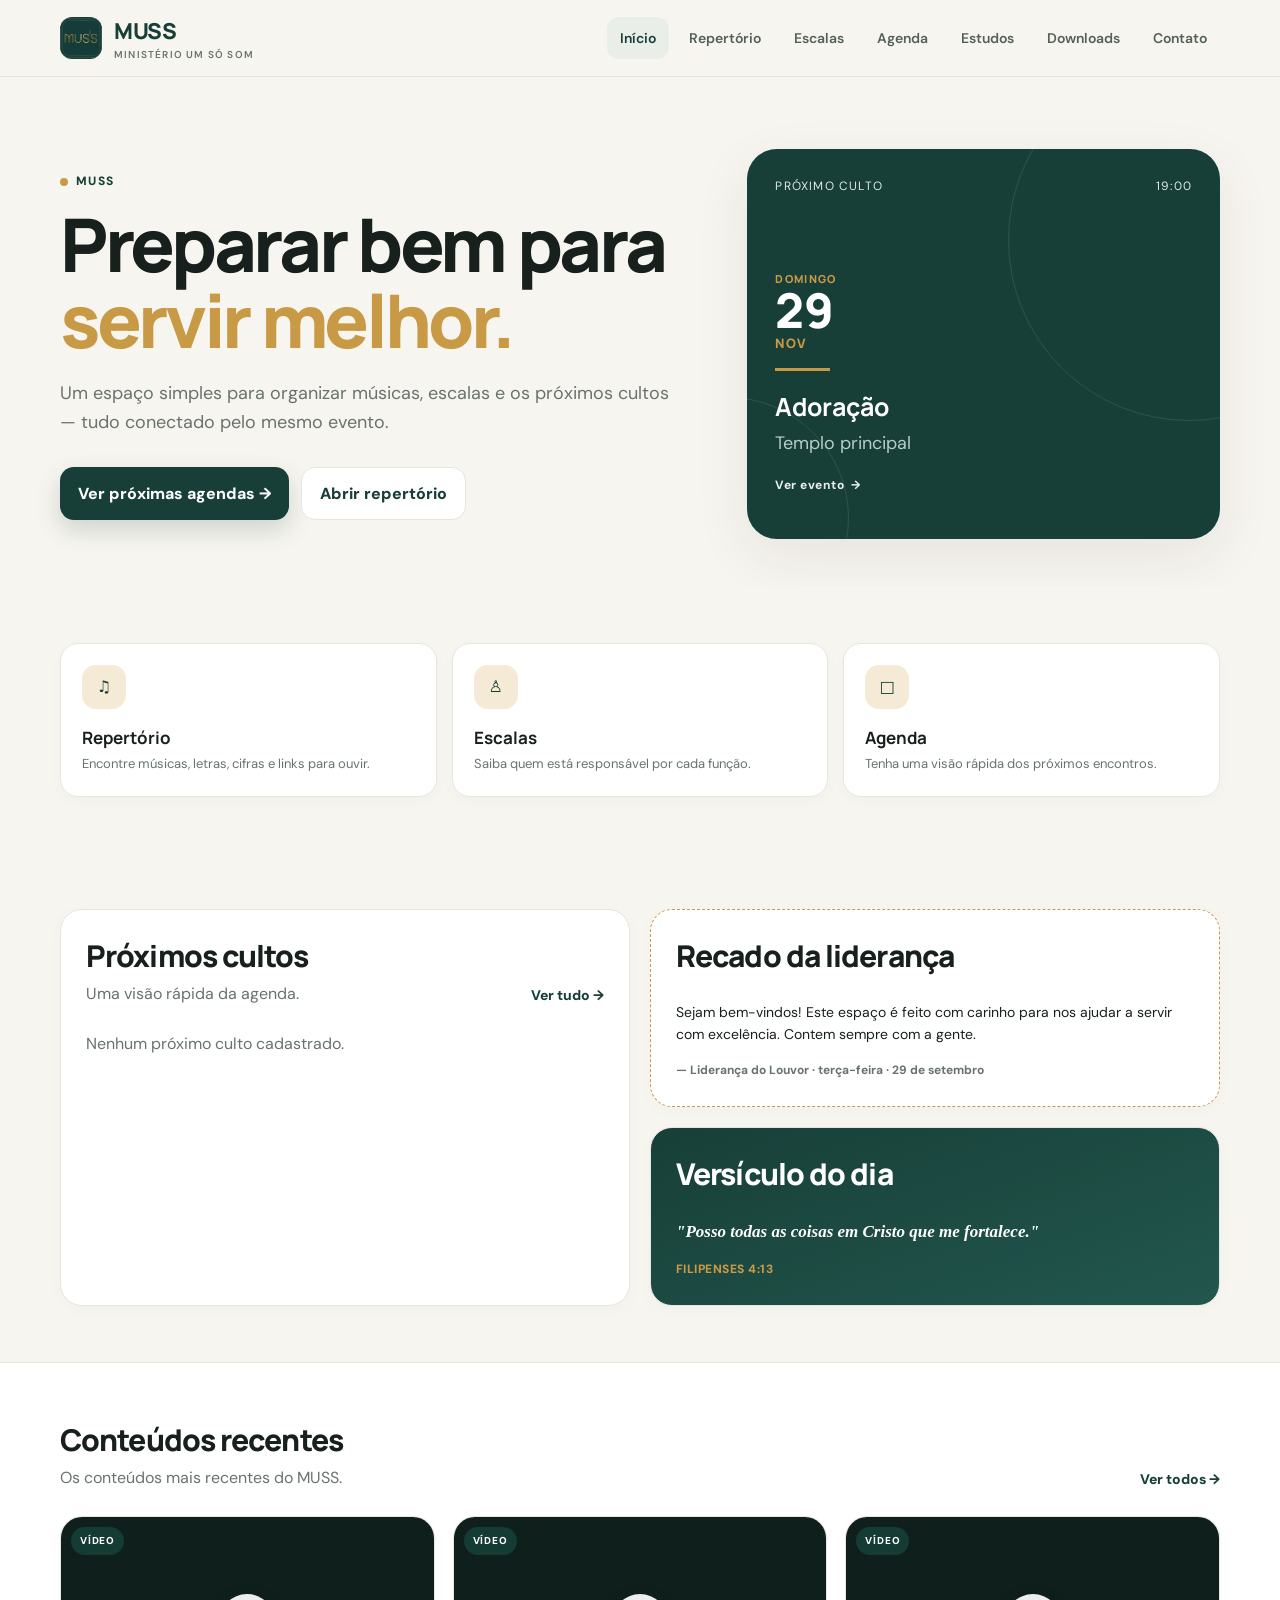
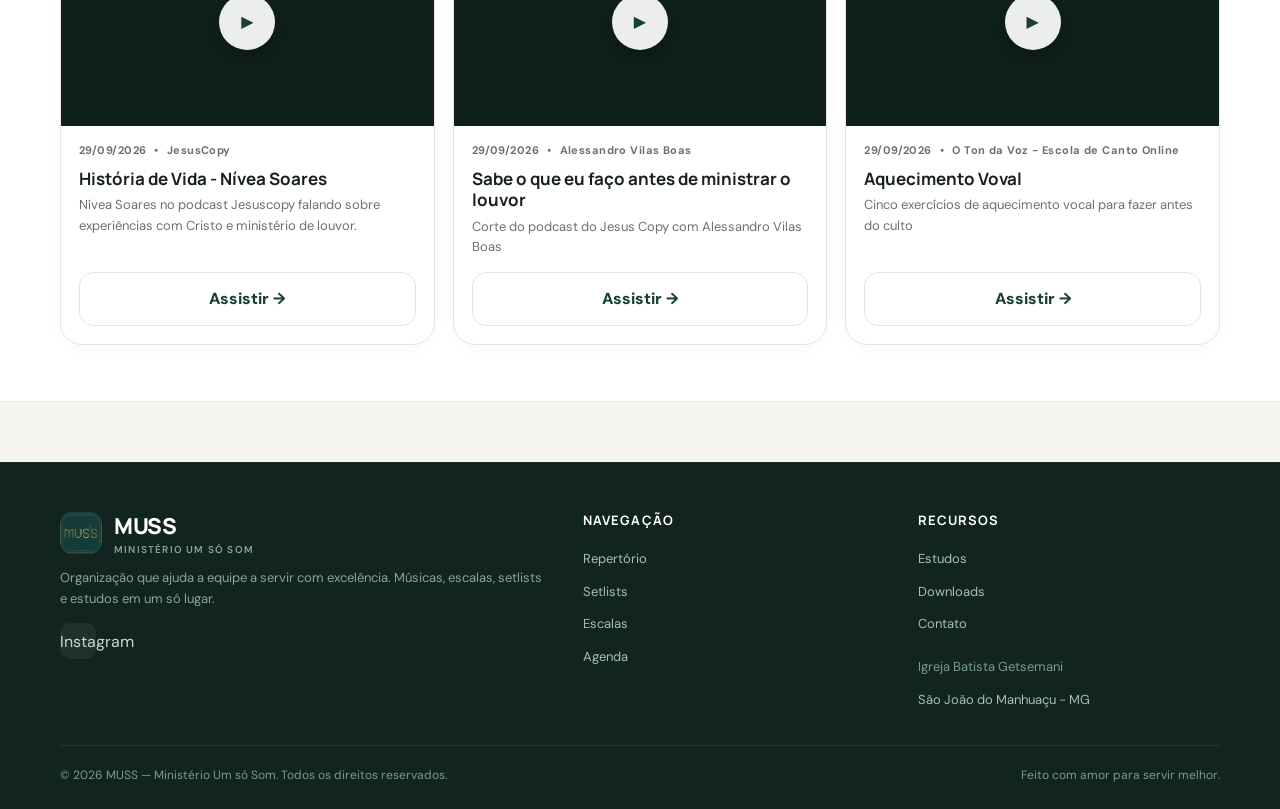
<file: index.html>
<!doctype html>
<html lang="pt-BR">

<head>
    <meta charset="utf-8">
    <meta name="viewport" content="width=device-width,initial-scale=1">
    <title>MUSS | Ministério Um só Som</title>
    <meta name="description"
        content="MUSS - Ministério Um Só Som: repertório, escalas e agenda do grupo de louvor, tudo em um só lugar.">
    <meta property="og:title" content="MUSS | Ministério Um só Som">
    <meta property="og:description"
        content="MUSS - Ministério Um Só Som: repertório, escalas e agenda do grupo de louvor, tudo em um só lugar.">
    <meta property="og:type" content="website">
    <meta name="theme-color" content="#173f38">
    <link rel="stylesheet" href="assets/css/style.css">
    <link rel="icon" href="assets/img/logo-muss-gold.webp">
</head>

<!-------------------------------------------------------------------------------------->

<body>
    <header class="site-header">
        <div class="container nav"><a class="brand" href="index.html"><span class="brand-mark"><img
                        src="assets/img/logo-muss-gold.webp" alt="MUSS"></span><span
                    class="brand-text"><strong>MUSS</strong><small>Ministério Um só Som</small></span></a>
            <nav class="nav-links"><a class="active" href="index.html">Início</a><a class=""
                    href="repertorio.html">Repertório</a><a class=""
                    href="escalas.html">Escalas</a><a class="" href="agenda.html">Agenda</a><a class=""
                    href="estudos.html">Estudos</a><a class="" href="downloads.html">Downloads</a><a class=""
                    href="contato.html">Contato</a></nav><button id="menu-toggle" class="nav-toggle"
                aria-label="Abrir menu">☰</button>
        </div>
    </header>
    <!-------------------------------------------------------------------------------------->

    <main>
        <section class="hero">
            <div class="container hero-grid">
                <div>
                    <div class="eyebrow"><span class="dot"></span> MUSS</div>
                    <h1>Preparar bem para <em>servir melhor.</em></h1>
                    <p>Um espaço simples para organizar músicas, escalas e os próximos cultos — tudo conectado
                        pelo mesmo evento.</p>
                    <div class="actions"><a class="btn btn-primary" href="agenda.html">Ver próximas agendas →</a><a
                            class="btn btn-secondary" href="repertorio.html">Abrir repertório</a></div>
                </div>
                <div id="next-card" class="hero-card"></div>
            </div>
        </section>
        <!-------------------------------------------------------------------------------------->

         <section class="section">
            <div class="container">
                
                <div class="quick-grid"><a class="quick" href="repertorio.html">
                        <div class="icon">♫</div>
                        <h3>Repertório</h3>
                        <p>Encontre músicas, letras, cifras e links para ouvir.</p>
                    </a><a class="quick" href="escalas.html">
                        <div class="icon">♙</div>
                        <h3>Escalas</h3>
                        <p>Saiba quem está responsável por cada função.</p>
                    </a><a class="quick" href="agenda.html">
                        <div class="icon">□</div>
                        <h3>Agenda</h3>
                        <p>Tenha uma visão rápida dos próximos encontros.</p>
                    </a></div>
            </div>
        </section>

        <!-------------------------------------------------------------------------------------->

        <section class="section">
            <div class="container two-col">
                <div class="panel">
                    <div class="section-head">
                        <div>
                            <h2>Próximos cultos</h2>
                            <p>Uma visão rápida da agenda.</p>
                        </div><a class="link" href="agenda.html">Ver tudo →</a>
                    </div>
                    <div id="home-agenda"></div>
                </div>
                <div style="display:flex;flex-direction:column;gap:20px">
                    
                    <div class="panel recado-panel">
                        <div class="section-head">
                            <div>
                                <h2>Recado da liderança</h2>
                            </div>
                        </div>
                        <div id="recado-lideranca"></div>
                    </div>
                    <div class="panel verse-panel">
                        <div class="section-head">
                            <div>
                                <h2>Versículo do dia</h2>
                            </div>
                        </div>
                        <div id="versiculo-dia"></div>
                    </div>
                </div>
            </div>
        </section>
        <!-------------------------------------------------------------------------------------->

       

        <section class="section"
            style="background:#fff;border-top:1px solid var(--line);border-bottom:1px solid var(--line)">
            <div class="container">
                <div class="section-head">
                    <div>
                        <h2>Conteúdos recentes</h2>
                        <p>Os conteúdos mais recentes do MUSS.</p>
                    </div><a class="link" href="estudos.html">Ver todos →</a>
                </div>
                <div id="estudos" class="blog-grid"></div>
            </div>
        </section>
        
    </main>

    <!-------------------------------------------------------------------------------------->
    
    <footer class="footer">
        <div class="container">
            <div class="footer-top">
                <div class="footer-brand"><a class="brand" href="index.html"><span class="brand-mark"><img
                                src="assets/img/logo-muss-gold.webp" alt="MUSS"></span><span class="brand-text"><strong
                                style="color:#fff">MUSS</strong><small style="color:#8aa39d">Ministério Um só
                                Som</small></span></a>
                    <p>Organização que ajuda a equipe a servir com excelência. Músicas, escalas, setlists e estudos em
                        um só lugar.</p>
                    <div class="footer-social" style="margin-top:14px"><a href="https://www.instagram.com/batista_getsemani_/" target="_blank" rel="noopener" title="Instagram">Instagram</a></div>
                </div>
                <div class="footer-col">
                    <h4>Navegação</h4><a href="repertorio.html">Repertório</a><a href="setlists.html">Setlists</a><a
                        href="escalas.html">Escalas</a><a href="agenda.html">Agenda</a>
                </div>
                <div class="footer-col">
                    <h4>Recursos</h4><a href="estudos.html">Estudos</a><a href="downloads.html">Downloads</a><a
                        href="contato.html">Contato</a><span style="margin-top:10px;color:#7a9a93">Igreja Batista Getsemani</span><span>São João do Manhuaçu - MG</span>
                </div>
            </div>
            <div class="footer-bottom"><span>© 2026 MUSS — Ministério Um só Som. Todos os direitos
                    reservados.</span><span>Feito com amor para servir melhor.</span></div>
        </div>
    </footer>

    <!-------------------------------------------------------------------------------------->

    <script src="assets/js/data.js?v=9.3.0"></script>
    <script src="assets/js/app.js?v=9.3.0"></script>
    
</body>

</html>
</file>
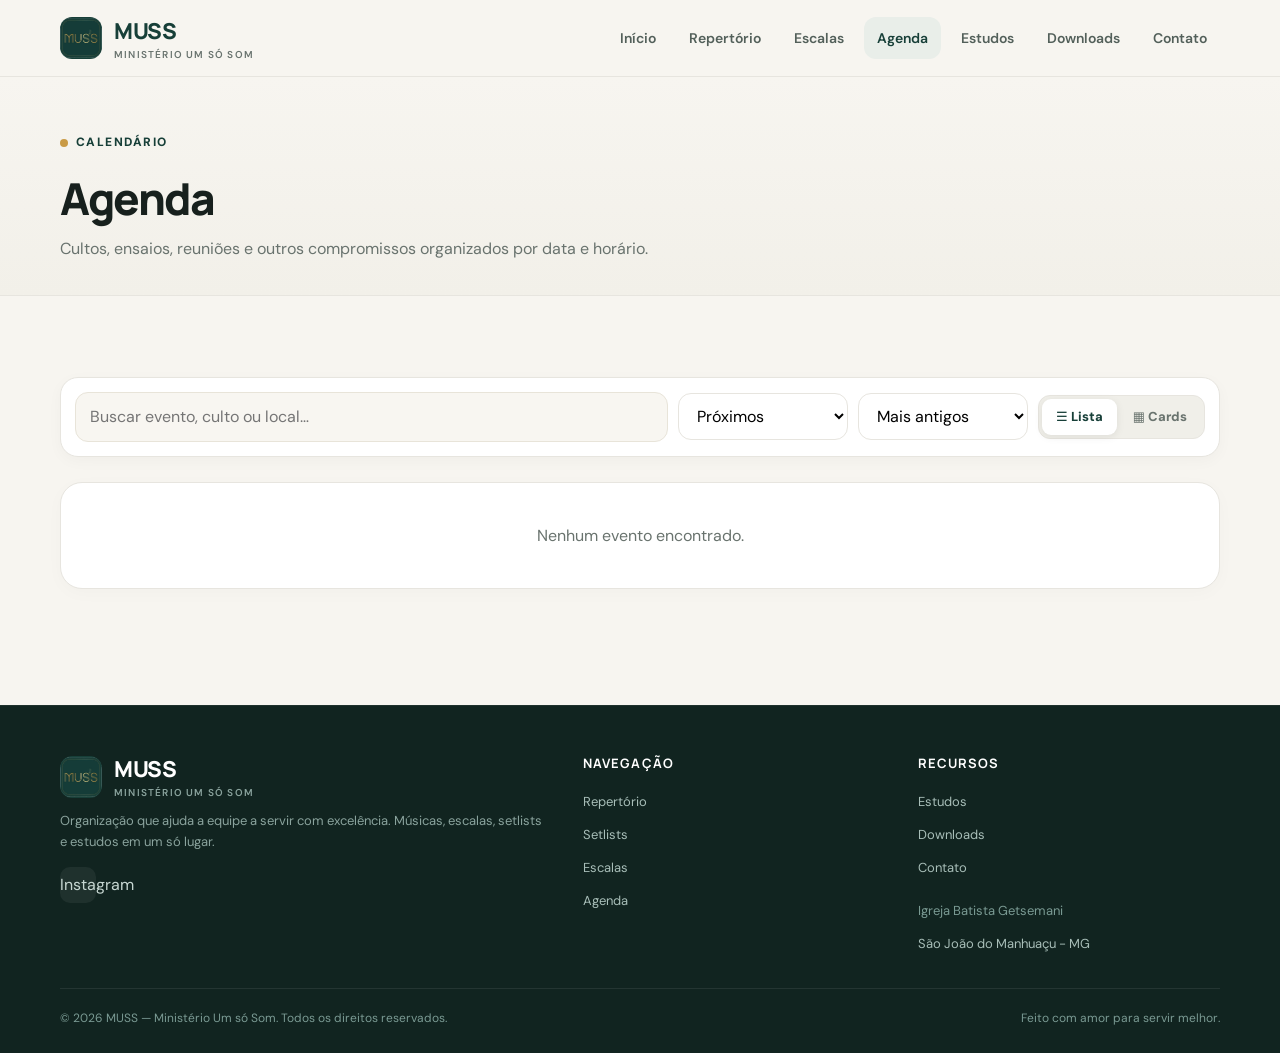
<file: agenda.html>
<!doctype html>
<html lang="pt-BR">

<head>
    <meta charset="utf-8">
    <meta name="viewport" content="width=device-width,initial-scale=1">
    <title>Agenda | MUSS</title>
    <meta name="description" content="Próximos cultos, ensaios e eventos do MUSS.">
    <meta property="og:title" content="Agenda | MUSS">
    <meta property="og:description" content="Próximos cultos, ensaios e eventos do MUSS.">
    <meta property="og:type" content="website">
    <meta name="theme-color" content="#173f38">
    <link rel="stylesheet" href="assets/css/style.css">
<link rel="icon" href="assets/img/favicon.png"><link rel="apple-touch-icon" href="assets/img/apple-touch-icon.png"></head>

<!-------------------------------------------------------------------------------------------->

<body>
    <header class="site-header">
        <div class="container nav"><a class="brand" href="index.html"><span class="brand-mark"><img
                        src="assets/img/logo-muss-gold.webp" alt="MUSS"></span><span
                    class="brand-text"><strong>MUSS</strong><small>Ministério Um só Som</small></span></a>
            <nav class="nav-links"><a class="" href="index.html">Início</a><a class=""
                    href="repertorio.html">Repertório</a><a class=""
                    href="escalas.html">Escalas</a><a class="active" href="agenda.html">Agenda</a><a class=""
                    href="estudos.html">Estudos</a><a class="" href="downloads.html">Downloads</a><a class=""
                    href="contato.html">Contato</a></nav><button id="menu-toggle" class="nav-toggle"
                aria-label="Abrir menu">☰</button>
        </div>
    </header>
    <!-------------------------------------------------------------------------------------------->

    <main>
        <section class="page-hero">
            <div class="container">
                <div class="eyebrow"><span class="dot"></span> Calendário</div>
                <h1>Agenda</h1>
                <p>Cultos, ensaios, reuniões e outros compromissos organizados por data e horário.</p>
            </div>
        </section>
        <!-------------------------------------------------------------------------------------------->

        <section class="section">
            <div class="container">
                <div class="toolbar"><input id="agenda-search" class="field search"
                        placeholder="Buscar evento, culto ou local…"><select id="agenda-filter" class="field">
                        <option value="todos">Todos</option>
                        <option value="futuros" selected>Próximos</option>
                        <option value="passados">Passados</option>
                    </select><select id="agenda-sort" class="field">
                        <option value="recentes">Mais recentes</option>
                        <option value="antigos" selected>Mais antigos</option>
                    </select>
                    <div class="view-toggle" id="agenda-view"><button data-view="lista" type="button">☰
                            Lista</button><button data-view="cards" type="button">▦ Cards</button></div>
                </div>
                <div id="agenda" class="calendar-list" style="margin-top:18px"></div>
            </div>
        </section>

    </main>

    <!-------------------------------------------------------------------------------------------->

    <footer class="footer">
        <div class="container">
            <div class="footer-top">
                <div class="footer-brand"><a class="brand" href="index.html"><span class="brand-mark"><img
                                src="assets/img/logo-muss-gold.webp" alt="MUSS"></span><span class="brand-text"><strong
                                style="color:#fff">MUSS</strong><small style="color:#8aa39d">Ministério Um só
                                Som</small></span></a>
                    <p>Organização que ajuda a equipe a servir com excelência. Músicas, escalas, setlists e estudos em
                        um só lugar.</p>
                    <div class="footer-social" style="margin-top:14px"><a href="https://www.instagram.com/batista_getsemani_/" target="_blank" rel="noopener" title="Instagram">Instagram</a></div>
                </div>
                <div class="footer-col">
                    <h4>Navegação</h4><a href="repertorio.html">Repertório</a><a href="setlists.html">Setlists</a><a
                        href="escalas.html">Escalas</a><a href="agenda.html">Agenda</a>
                </div>
                <div class="footer-col">
                    <h4>Recursos</h4><a href="estudos.html">Estudos</a><a href="downloads.html">Downloads</a><a
                        href="contato.html">Contato</a><span style="margin-top:10px;color:#7a9a93">Igreja Batista Getsemani</span><span>São João do Manhuaçu - MG</span>
                </div>
            </div>
            <div class="footer-bottom"><span>© 2026 MUSS — Ministério Um só Som. Todos os direitos
                    reservados.</span><span>Feito com amor para servir melhor.</span></div>
        </div>
    </footer>

    <script src="assets/js/data.js?v=9.3.0"></script>
    <script src="assets/js/app.js?v=9.3.0"></script>
</body>

</html>
</file>
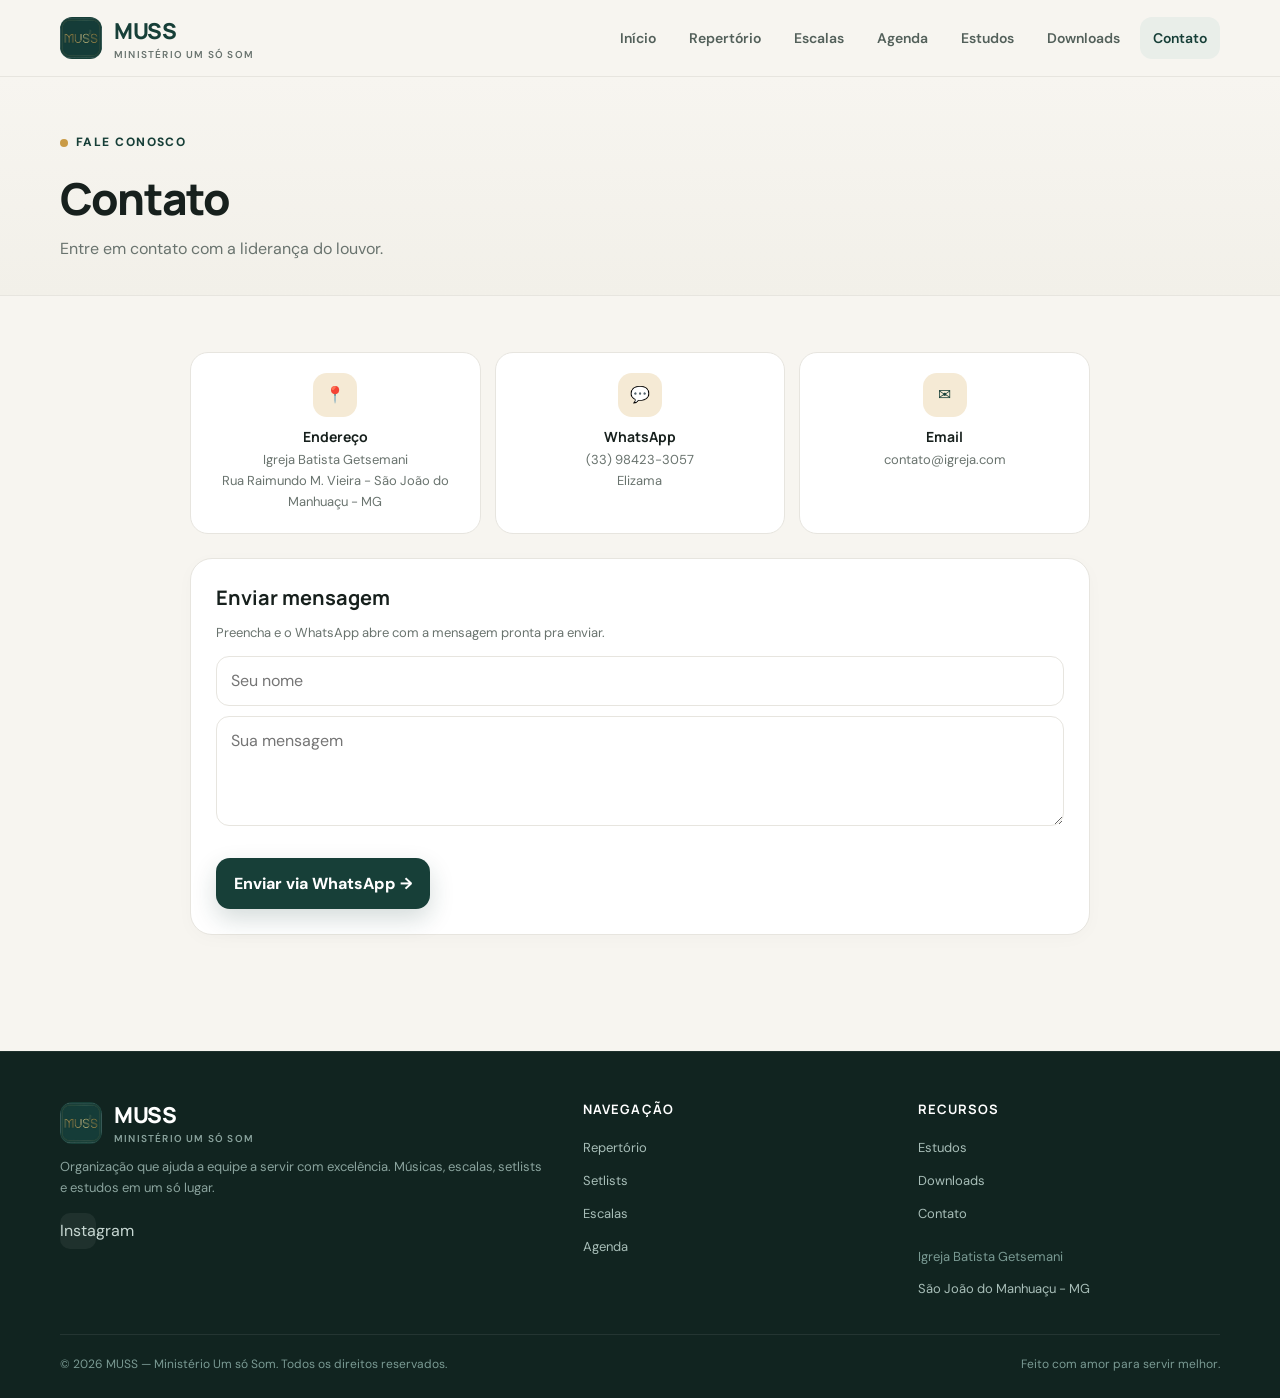
<file: contato.html>
<!doctype html>
<html lang="pt-BR">

<head>
    <meta charset="utf-8">
    <meta name="viewport" content="width=device-width,initial-scale=1">
    <title>Contato | MUSS</title>
    <meta name="description" content="Fale com a liderança do louvor do MUSS.">
    <meta property="og:title" content="Contato | MUSS">
    <meta property="og:description" content="Fale com a liderança do louvor do MUSS.">
    <meta property="og:type" content="website">
    <meta name="theme-color" content="#173f38">
    <link rel="stylesheet" href="assets/css/style.css">
<link rel="icon" href="assets/img/favicon.png"><link rel="apple-touch-icon" href="assets/img/apple-touch-icon.png"></head>

<!------------------------------------------------------------------------------------------>

<body>
    <header class="site-header">
        <div class="container nav"><a class="brand" href="index.html"><span class="brand-mark"><img
                        src="assets/img/logo-muss-gold.webp" alt="MUSS"></span><span
                    class="brand-text"><strong>MUSS</strong><small>Ministério Um só Som</small></span></a>
            <nav class="nav-links"><a class="" href="index.html">Início</a><a class=""
                    href="repertorio.html">Repertório</a><a class=""
                    href="escalas.html">Escalas</a><a class="" href="agenda.html">Agenda</a><a class=""
                    href="estudos.html">Estudos</a><a class="" href="downloads.html">Downloads</a><a class="active"
                    href="contato.html">Contato</a></nav><button id="menu-toggle" class="nav-toggle"
                aria-label="Abrir menu">☰</button>
        </div>
    </header>
    
    <main>
        <section class="page-hero">
            <div class="container">
                <div class="eyebrow"><span class="dot"></span> Fale conosco</div>
                <h1>Contato</h1>
                <p>Entre em contato com a liderança do louvor.</p>
            </div>
        </section>

        <section class="section">
            <div class="container" style="max-width:900px;margin:auto">
                <div class="contact-cards">
                    <div class="contact-card">
                        <div class="icon"
                            style="width:44px;height:44px;border-radius:14px;background:var(--gold-soft);display:grid;place-items:center;margin:0 auto 10px">
                            📍</div>
                        <h4>Endereço</h4>
                        <p>Igreja Batista Getsemani<br>Rua Raimundo M. Vieira - São João do Manhuaçu - MG</p>
                    </div>
                    <div class="contact-card">
                        <div class="icon"
                            style="width:44px;height:44px;border-radius:14px;background:var(--gold-soft);display:grid;place-items:center;margin:0 auto 10px">
                            💬</div>
                        <h4>WhatsApp</h4>
                        <p>(33) 98423-3057</p><p>Elizama</p>
                    </div>
                    <div class="contact-card">
                        <div class="icon"
                            style="width:44px;height:44px;border-radius:14px;background:var(--gold-soft);display:grid;place-items:center;margin:0 auto 10px">
                            ✉️</div>
                        <h4>Email</h4>
                        <p>contato@igreja.com</p>
                    </div>
                </div>
                <div class="panel contact-form">
                    <h3 style="font:700 20px Manrope;margin-top:0">Enviar mensagem</h3>
                    <p style="color:var(--muted);font-size:13px;margin-top:-8px">Preencha e o WhatsApp abre com a
                        mensagem pronta pra enviar.</p>
                    <form id="contato-form" data-whatsapp="5533984233057"><input id="c-nome" class="field"
                            placeholder="Seu nome" required style="margin-bottom:10px"><textarea id="c-mensagem"
                            class="field" placeholder="Sua mensagem" required></textarea><button type="submit"
                            class="btn btn-primary" style="margin-top:14px">Enviar via WhatsApp →</button></form>
                </div>
            </div>
        </section>
    </main>

    <footer class="footer">
        <div class="container">
            <div class="footer-top">
                <div class="footer-brand"><a class="brand" href="index.html"><span class="brand-mark"><img
                                src="assets/img/logo-muss-gold.webp" alt="MUSS"></span><span class="brand-text"><strong
                                style="color:#fff">MUSS</strong><small style="color:#8aa39d">Ministério Um só
                                Som</small></span></a>
                    <p>Organização que ajuda a equipe a servir com excelência. Músicas, escalas, setlists e estudos em
                        um só lugar.</p>
                    <div class="footer-social" style="margin-top:14px"><a href="https://www.instagram.com/batista_getsemani_/" target="_blank" rel="noopener" title="Instagram">Instagram</a></div>
                </div>
                <div class="footer-col">
                    <h4>Navegação</h4><a href="repertorio.html">Repertório</a><a href="setlists.html">Setlists</a><a
                        href="escalas.html">Escalas</a><a href="agenda.html">Agenda</a>
                </div>
                <div class="footer-col">
                    <h4>Recursos</h4><a href="estudos.html">Estudos</a><a href="downloads.html">Downloads</a><a
                        href="contato.html">Contato</a><span style="margin-top:10px;color:#7a9a93">Igreja Batista Getsemani</span><span>São João do Manhuaçu - MG</span>
                </div>
            </div>
            <div class="footer-bottom"><span>© 2026 MUSS — Ministério Um só Som. Todos os direitos
                    reservados.</span><span>Feito com amor para servir melhor.</span></div>
        </div>
    </footer>
    

    <script src="assets/js/data.js?v=9.3.0"></script>
    <script src="assets/js/app.js?v=9.3.0"></script>
</body>

</html>
</file>
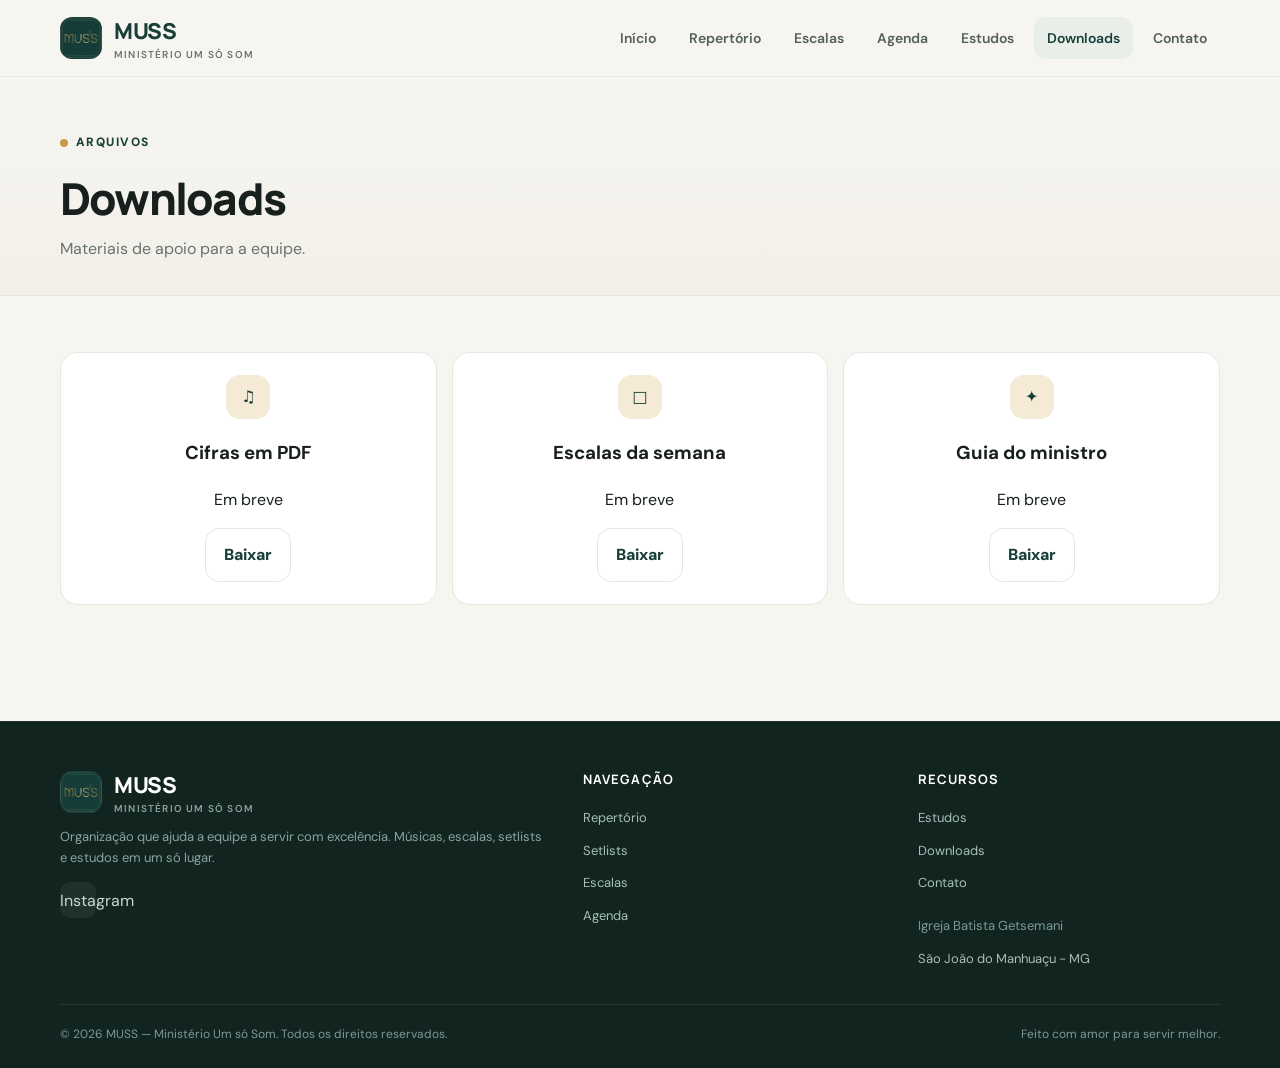
<file: downloads.html>
<!doctype html>
<html lang="pt-BR">

<head>
    <meta charset="utf-8">
    <meta name="viewport" content="width=device-width,initial-scale=1">
    <title>Downloads | MUSS</title>
    <meta name="description" content="Materiais de apoio: cifras, escalas e guias para a equipe.">
    <meta property="og:title" content="Downloads | MUSS">
    <meta property="og:description" content="Materiais de apoio: cifras, escalas e guias para a equipe.">
    <meta property="og:type" content="website">
    <meta name="theme-color" content="#173f38">
    <link rel="stylesheet" href="assets/css/style.css">
<link rel="icon" href="assets/img/favicon.png"><link rel="apple-touch-icon" href="assets/img/apple-touch-icon.png"></head>

<body>
    <header class="site-header">
        <div class="container nav"><a class="brand" href="index.html"><span class="brand-mark"><img
                        src="assets/img/logo-muss-gold.webp" alt="MUSS"></span><span
                    class="brand-text"><strong>MUSS</strong><small>Ministério Um só Som</small></span></a>
            <nav class="nav-links"><a class="" href="index.html">Início</a><a class=""
                    href="repertorio.html">Repertório</a><a class=""
                    href="escalas.html">Escalas</a><a class="" href="agenda.html">Agenda</a><a class=""
                    href="estudos.html">Estudos</a><a class="active" href="downloads.html">Downloads</a><a class=""
                    href="contato.html">Contato</a></nav><button id="menu-toggle" class="nav-toggle"
                aria-label="Abrir menu">☰</button>
        </div>
    </header>
    <main>
        <section class="page-hero">
            <div class="container">
                <div class="eyebrow"><span class="dot"></span> Arquivos</div>
                <h1>Downloads</h1>
                <p>Materiais de apoio para a equipe.</p>
            </div>
        </section>
        <section class="section">
            <div class="container">
                <div id="downloads" class="download-grid"></div>
            </div>
        </section>
    </main>
    
    <footer class="footer">
        <div class="container">
            <div class="footer-top">
                <div class="footer-brand"><a class="brand" href="index.html"><span class="brand-mark"><img
                                src="assets/img/logo-muss-gold.webp" alt="MUSS"></span><span class="brand-text"><strong
                                style="color:#fff">MUSS</strong><small style="color:#8aa39d">Ministério Um só
                                Som</small></span></a>
                    <p>Organização que ajuda a equipe a servir com excelência. Músicas, escalas, setlists e estudos em
                        um só lugar.</p>
                    <div class="footer-social" style="margin-top:14px"><a href="https://www.instagram.com/batista_getsemani_/" target="_blank" rel="noopener" title="Instagram">Instagram</a></div>
                </div>
                <div class="footer-col">
                    <h4>Navegação</h4><a href="repertorio.html">Repertório</a><a href="setlists.html">Setlists</a><a
                        href="escalas.html">Escalas</a><a href="agenda.html">Agenda</a>
                </div>
                <div class="footer-col">
                    <h4>Recursos</h4><a href="estudos.html">Estudos</a><a href="downloads.html">Downloads</a><a
                        href="contato.html">Contato</a><span style="margin-top:10px;color:#7a9a93">Igreja Batista Getsemani</span><span>São João do Manhuaçu - MG</span>
                </div>
            </div>
            <div class="footer-bottom"><span>© 2026 MUSS — Ministério Um só Som. Todos os direitos
                    reservados.</span><span>Feito com amor para servir melhor.</span></div>
        </div>
    </footer>

    <script src="assets/js/data.js?v=9.3.0"></script>
    <script src="assets/js/app.js?v=9.3.0"></script>
</body>

</html>
</file>
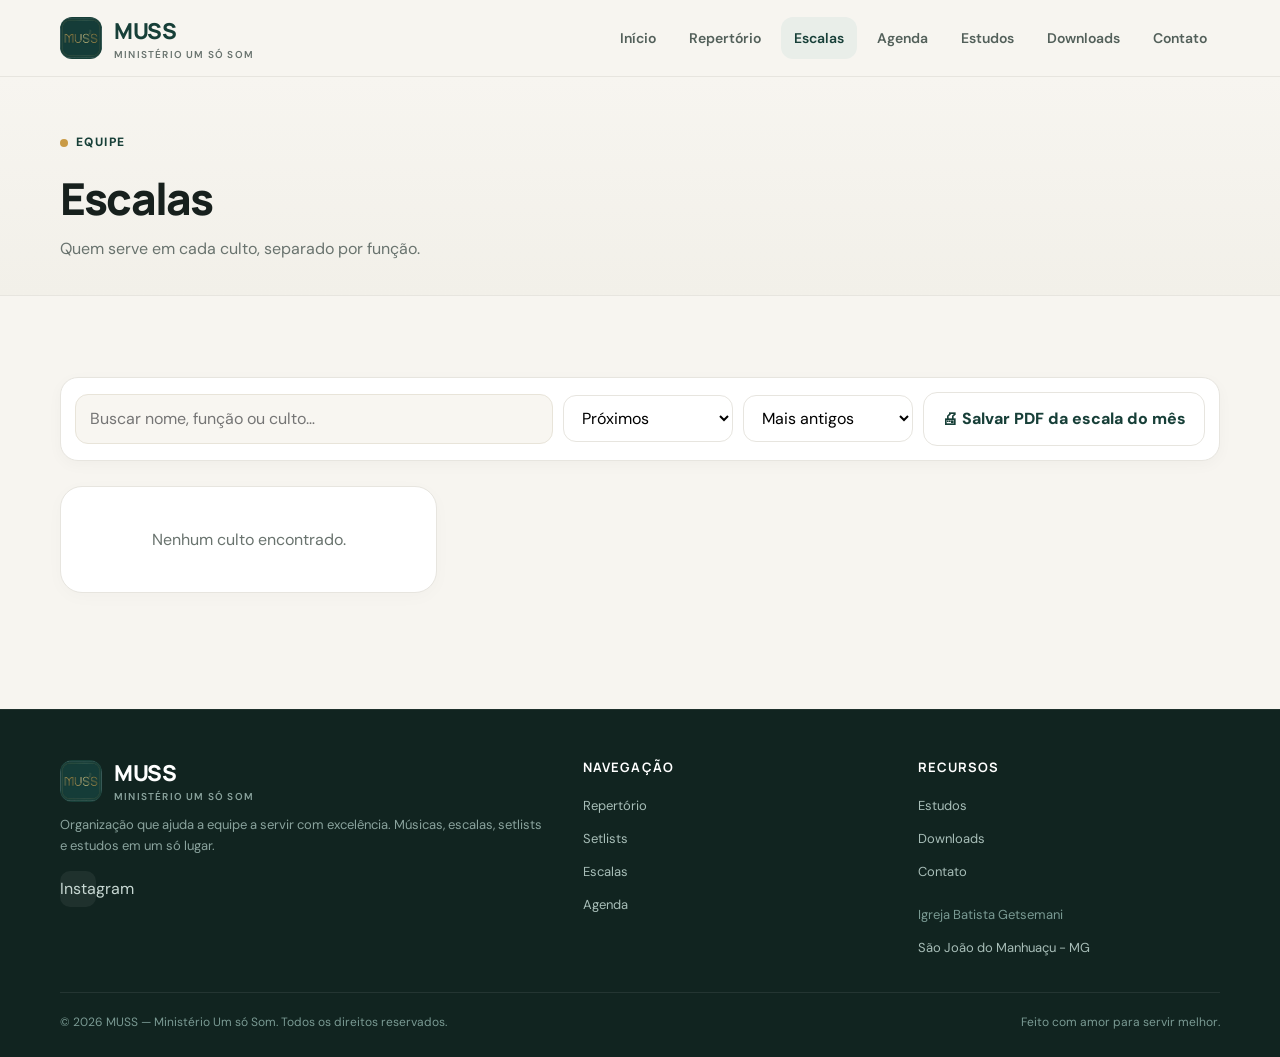
<file: escalas.html>
<!doctype html>
<html lang="pt-BR">

<head>
    <meta charset="utf-8">
    <meta name="viewport" content="width=device-width,initial-scale=1">
    <title>Escalas | MUSS</title>
    <meta name="description" content="Quem está servindo em cada função nos próximos cultos.">
    <meta property="og:title" content="Escalas | MUSS">
    <meta property="og:description" content="Quem está servindo em cada função nos próximos cultos.">
    <meta property="og:type" content="website">
    <meta name="theme-color" content="#173f38">
    <link rel="stylesheet" href="assets/css/style.css">
<link rel="icon" href="assets/img/favicon.png"><link rel="apple-touch-icon" href="assets/img/apple-touch-icon.png"></head>

<body>
    <header class="site-header">
        <div class="container nav"><a class="brand" href="index.html"><span class="brand-mark"><img
                        src="assets/img/logo-muss-gold.webp" alt="MUSS"></span><span
                    class="brand-text"><strong>MUSS</strong><small>Ministério Um só Som</small></span></a>
            <nav class="nav-links"><a class="" href="index.html">Início</a><a class=""
                    href="repertorio.html">Repertório</a><a class="active"
                    href="escalas.html">Escalas</a><a class="" href="agenda.html">Agenda</a><a class=""
                    href="estudos.html">Estudos</a><a class="" href="downloads.html">Downloads</a><a class=""
                    href="contato.html">Contato</a></nav><button id="menu-toggle" class="nav-toggle"
                aria-label="Abrir menu">☰</button>
        </div>
    </header>
    <main>
        <section class="page-hero">
            <div class="container">
                <div class="eyebrow"><span class="dot"></span> Equipe</div>
                <h1>Escalas</h1>
                <p>Quem serve em cada culto, separado por função.</p>
            </div>
        </section>
        <section class="section">
            <div class="container">
                <div class="toolbar"><input id="escala-search" class="field search"
                        placeholder="Buscar nome, função ou culto…"><select id="escala-filter" class="field">
                        <option value="todos">Todos os cultos</option>
                        <option value="futuros" selected>Próximos</option>
                        <option value="passados">Passados</option>
                    </select><select id="escala-sort" class="field">
                        <option value="recentes">Mais recentes</option>
                        <option value="antigos" selected>Mais antigos</option>
                    </select><button id="btn-pdf-escalas" class="btn btn-secondary" type="button">🖨 Salvar PDF da
                        escala do mês</button></div>
                <div id="escalas" class="escala-list" style="margin-top:18px"></div>
                <div id="print-escalas" class="print-only"></div>
            </div>
        </section>
    </main>


    <footer class="footer">
        <div class="container">
            <div class="footer-top">
                <div class="footer-brand"><a class="brand" href="index.html"><span class="brand-mark"><img
                                src="assets/img/logo-muss-gold.webp" alt="MUSS"></span><span class="brand-text"><strong
                                style="color:#fff">MUSS</strong><small style="color:#8aa39d">Ministério Um só
                                Som</small></span></a>
                    <p>Organização que ajuda a equipe a servir com excelência. Músicas, escalas, setlists e estudos em
                        um só lugar.</p>
                    <div class="footer-social" style="margin-top:14px"><a href="https://www.instagram.com/batista_getsemani_/" target="_blank" rel="noopener" title="Instagram">Instagram</a></div>
                </div>
                <div class="footer-col">
                    <h4>Navegação</h4><a href="repertorio.html">Repertório</a><a href="setlists.html">Setlists</a><a
                        href="escalas.html">Escalas</a><a href="agenda.html">Agenda</a>
                </div>
                <div class="footer-col">
                    <h4>Recursos</h4><a href="estudos.html">Estudos</a><a href="downloads.html">Downloads</a><a
                        href="contato.html">Contato</a><span style="margin-top:10px;color:#7a9a93">Igreja Batista Getsemani</span><span>São João do Manhuaçu - MG</span>
                </div>
            </div>
            <div class="footer-bottom"><span>© 2026 MUSS — Ministério Um só Som. Todos os direitos
                    reservados.</span><span>Feito com amor para servir melhor.</span></div>
        </div>
    </footer>

    
    <script src="assets/js/data.js?v=9.3.0"></script>
    <script src="assets/js/app.js?v=9.3.0"></script>
</body>

</html>
</file>
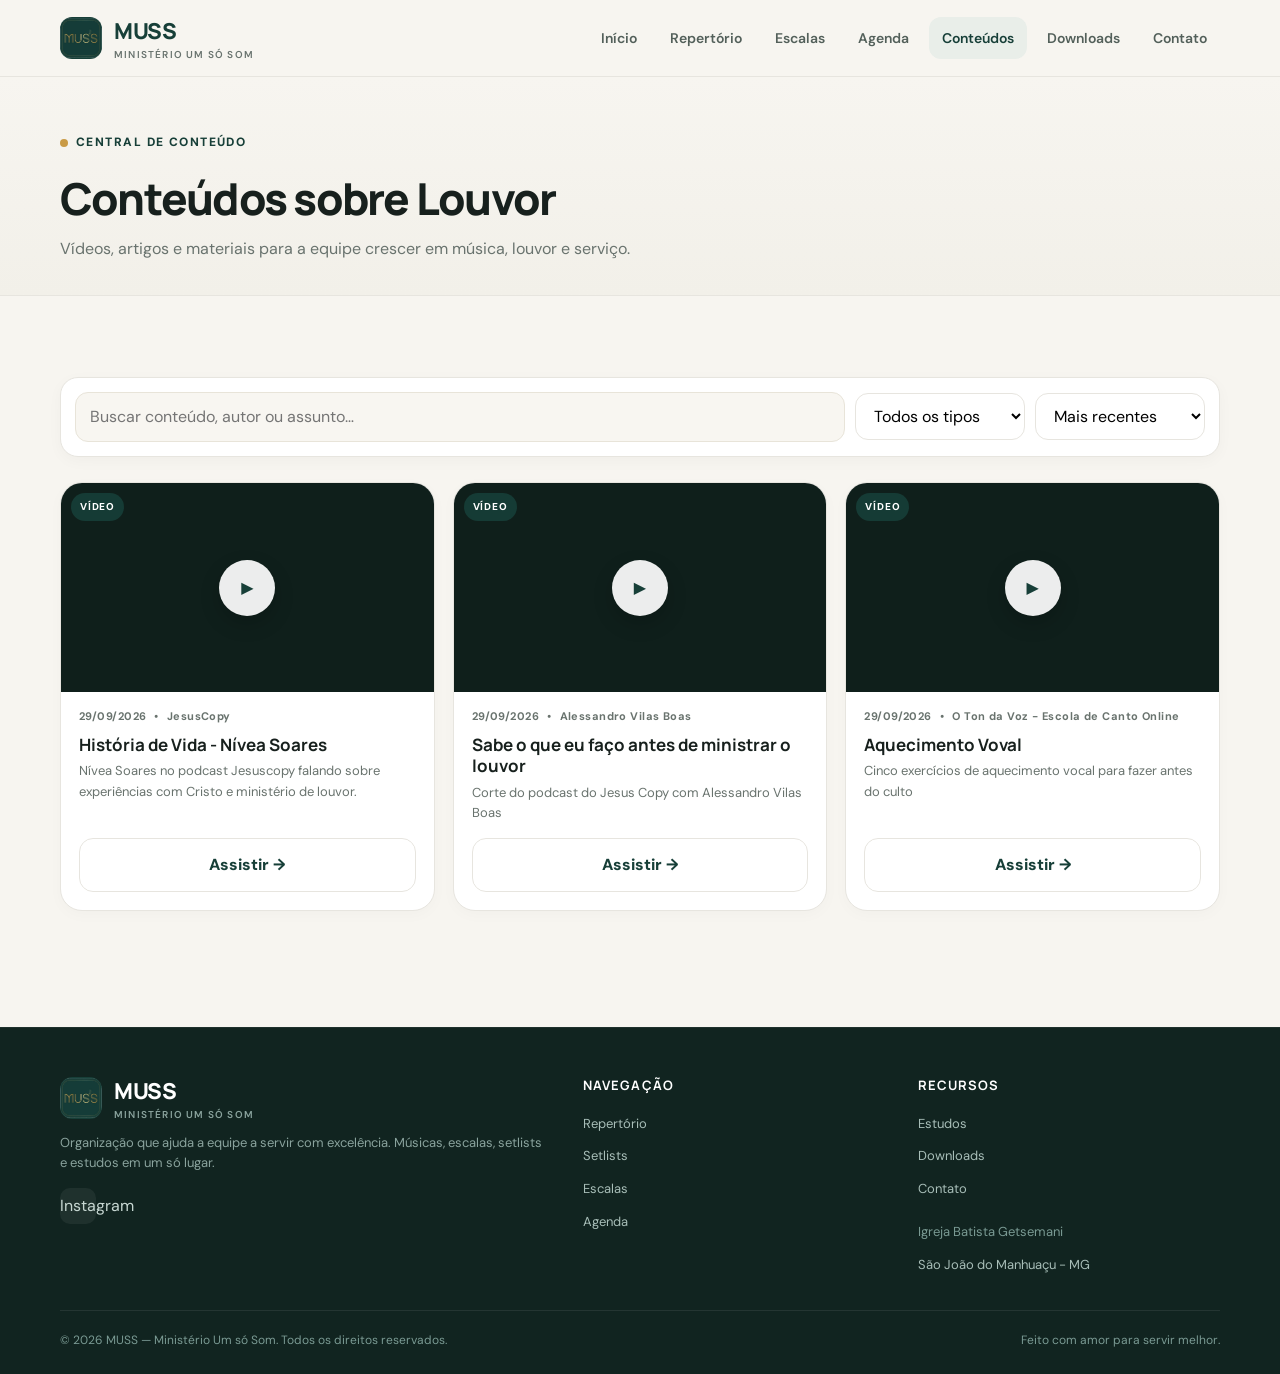
<file: estudos.html>
<!doctype html>
<html lang="pt-BR">

<head>
    <meta charset="utf-8">
    <meta name="viewport" content="width=device-width,initial-scale=1">
    <title>Conteúdos | MUSS</title>
    <meta name="description" content="Vídeos, artigos e materiais para aprofundar sobre música, louvor e adoração.">
    <meta property="og:title" content="Conteúdos | MUSS">
    <meta property="og:description" content="Vídeos e artigos para aprofundar sobre adoração e louvor.">
    <meta property="og:type" content="website">
    <meta name="theme-color" content="#173f38">
    <link rel="stylesheet" href="assets/css/style.css">
<link rel="icon" href="assets/img/favicon.png"><link rel="apple-touch-icon" href="assets/img/apple-touch-icon.png"></head>

<body>
    <header class="site-header">
        <div class="container nav"><a class="brand" href="index.html"><span class="brand-mark"><img
                        src="assets/img/logo-muss-gold.webp" alt="MUSS"></span><span
                    class="brand-text"><strong>MUSS</strong><small>Ministério Um só Som</small></span></a>
            <nav class="nav-links"><a class="" href="index.html">Início</a><a class=""
                    href="repertorio.html">Repertório</a><a class=""
                    href="escalas.html">Escalas</a><a class="" href="agenda.html">Agenda</a><a class="active"
                    href="estudos.html">Conteúdos</a><a class="" href="downloads.html">Downloads</a><a class=""
                    href="contato.html">Contato</a></nav><button id="menu-toggle" class="nav-toggle"
                aria-label="Abrir menu">☰</button>
        </div>
    </header>
    <main>
        <section class="page-hero">
            <div class="container">
                <div class="eyebrow"><span class="dot"></span> Central de conteúdo</div>
                <h1>Conteúdos sobre Louvor</h1>
                <p>Vídeos, artigos e materiais para a equipe crescer em música, louvor e serviço.</p>
            </div>
        </section>
        <section class="section">
            <div class="container">
                <div class="toolbar"><input id="estudo-search" class="field search"
                        placeholder="Buscar conteúdo, autor ou assunto…"><select id="estudo-tipo" class="field">
                        <option value="" selected>Todos os tipos</option>
                        <option value="Vídeo">Vídeos</option>
                        <option value="Artigo">Artigos</option>
                        <option value="Material">Materiais</option>
                    </select><select id="estudo-sort" class="field">
                        <option value="recentes" selected>Mais recentes</option>
                        <option value="antigos">Mais antigos</option>
                    </select></div>
                <div id="blog-all" class="blog-grid" style="margin-top:18px"></div>
            </div>
        </section>
    </main>
    
<footer class="footer">
        <div class="container">
            <div class="footer-top">
                <div class="footer-brand"><a class="brand" href="index.html"><span class="brand-mark"><img
                                src="assets/img/logo-muss-gold.webp" alt="MUSS"></span><span class="brand-text"><strong
                                style="color:#fff">MUSS</strong><small style="color:#8aa39d">Ministério Um só
                                Som</small></span></a>
                    <p>Organização que ajuda a equipe a servir com excelência. Músicas, escalas, setlists e estudos em
                        um só lugar.</p>
                    <div class="footer-social" style="margin-top:14px"><a href="https://www.instagram.com/batista_getsemani_/" target="_blank" rel="noopener" title="Instagram">Instagram</a></div>
                </div>
                <div class="footer-col">
                    <h4>Navegação</h4><a href="repertorio.html">Repertório</a><a href="setlists.html">Setlists</a><a
                        href="escalas.html">Escalas</a><a href="agenda.html">Agenda</a>
                </div>
                <div class="footer-col">
                    <h4>Recursos</h4><a href="estudos.html">Estudos</a><a href="downloads.html">Downloads</a><a
                        href="contato.html">Contato</a><span style="margin-top:10px;color:#7a9a93">Igreja Batista Getsemani</span><span>São João do Manhuaçu - MG</span>
                </div>
            </div>
            <div class="footer-bottom"><span>© 2026 MUSS — Ministério Um só Som. Todos os direitos
                    reservados.</span><span>Feito com amor para servir melhor.</span></div>
        </div>
    </footer>

    <script src="assets/js/data.js?v=9.3.0"></script>
    <script src="assets/js/app.js?v=9.3.0"></script>
</body>

</html>
</file>
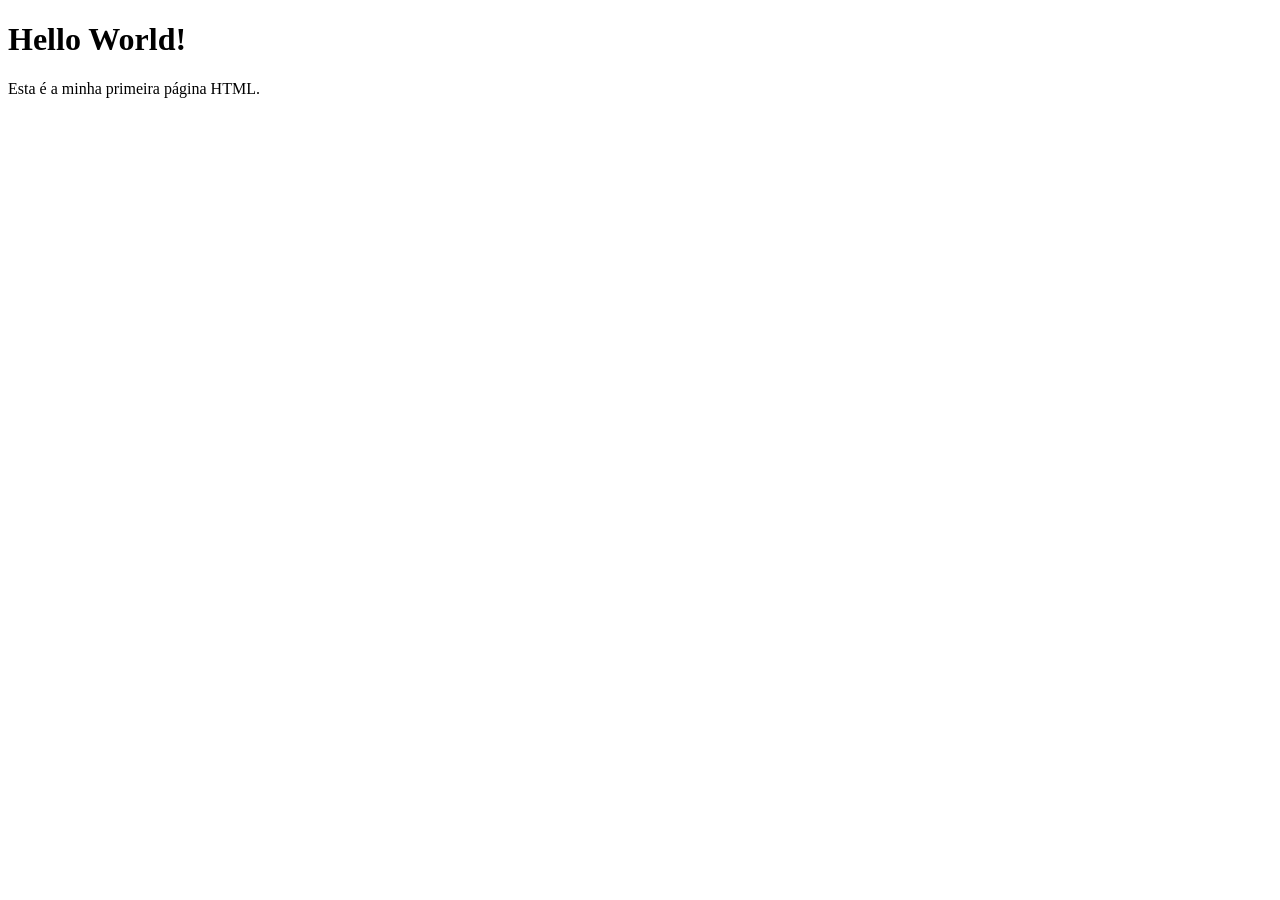
<file: Ola mundo.html>
<!DOCTYPE html>
<html lang="pt-BR">
<head>
    <meta charset="UTF-8">
    <title>Hello World</title>
</head>
<body>
    <h1>Hello World!</h1>
    <p>Esta é a minha primeira página HTML.</p>
</body>
</html>
</file>
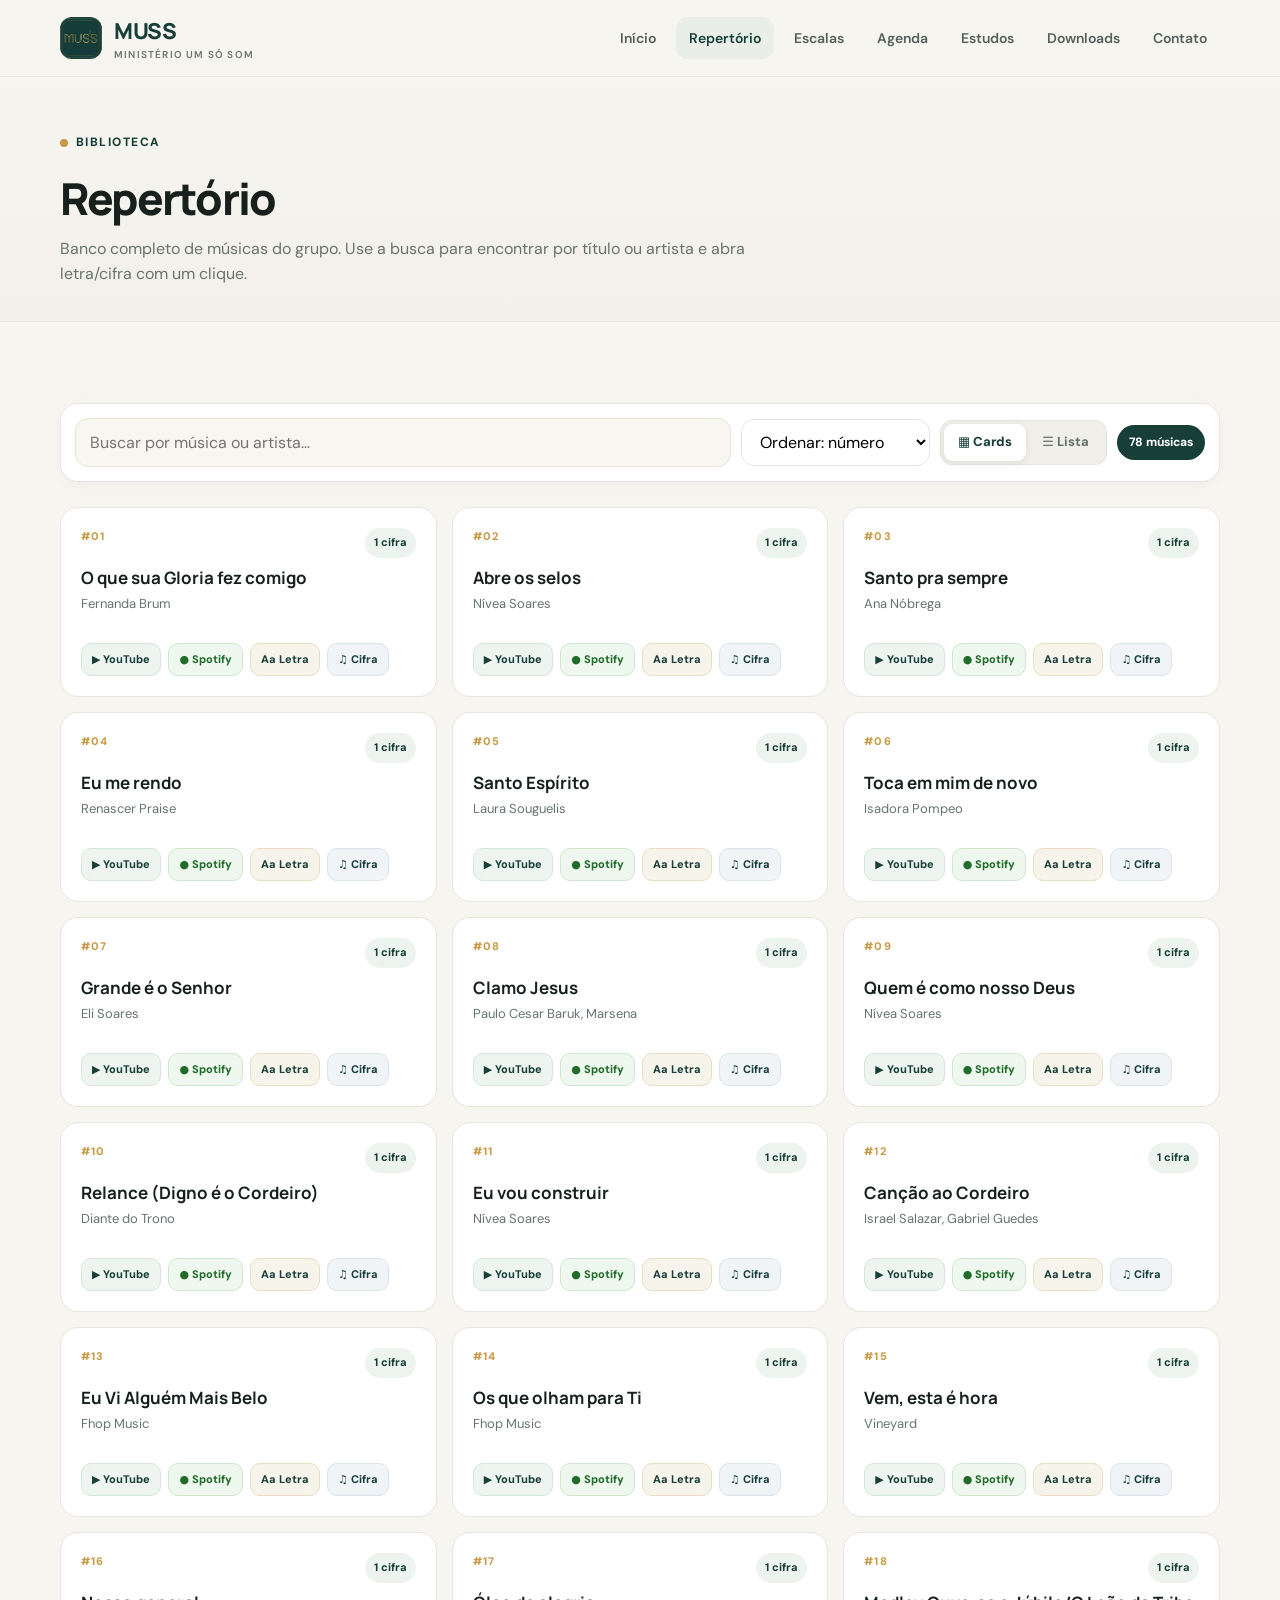
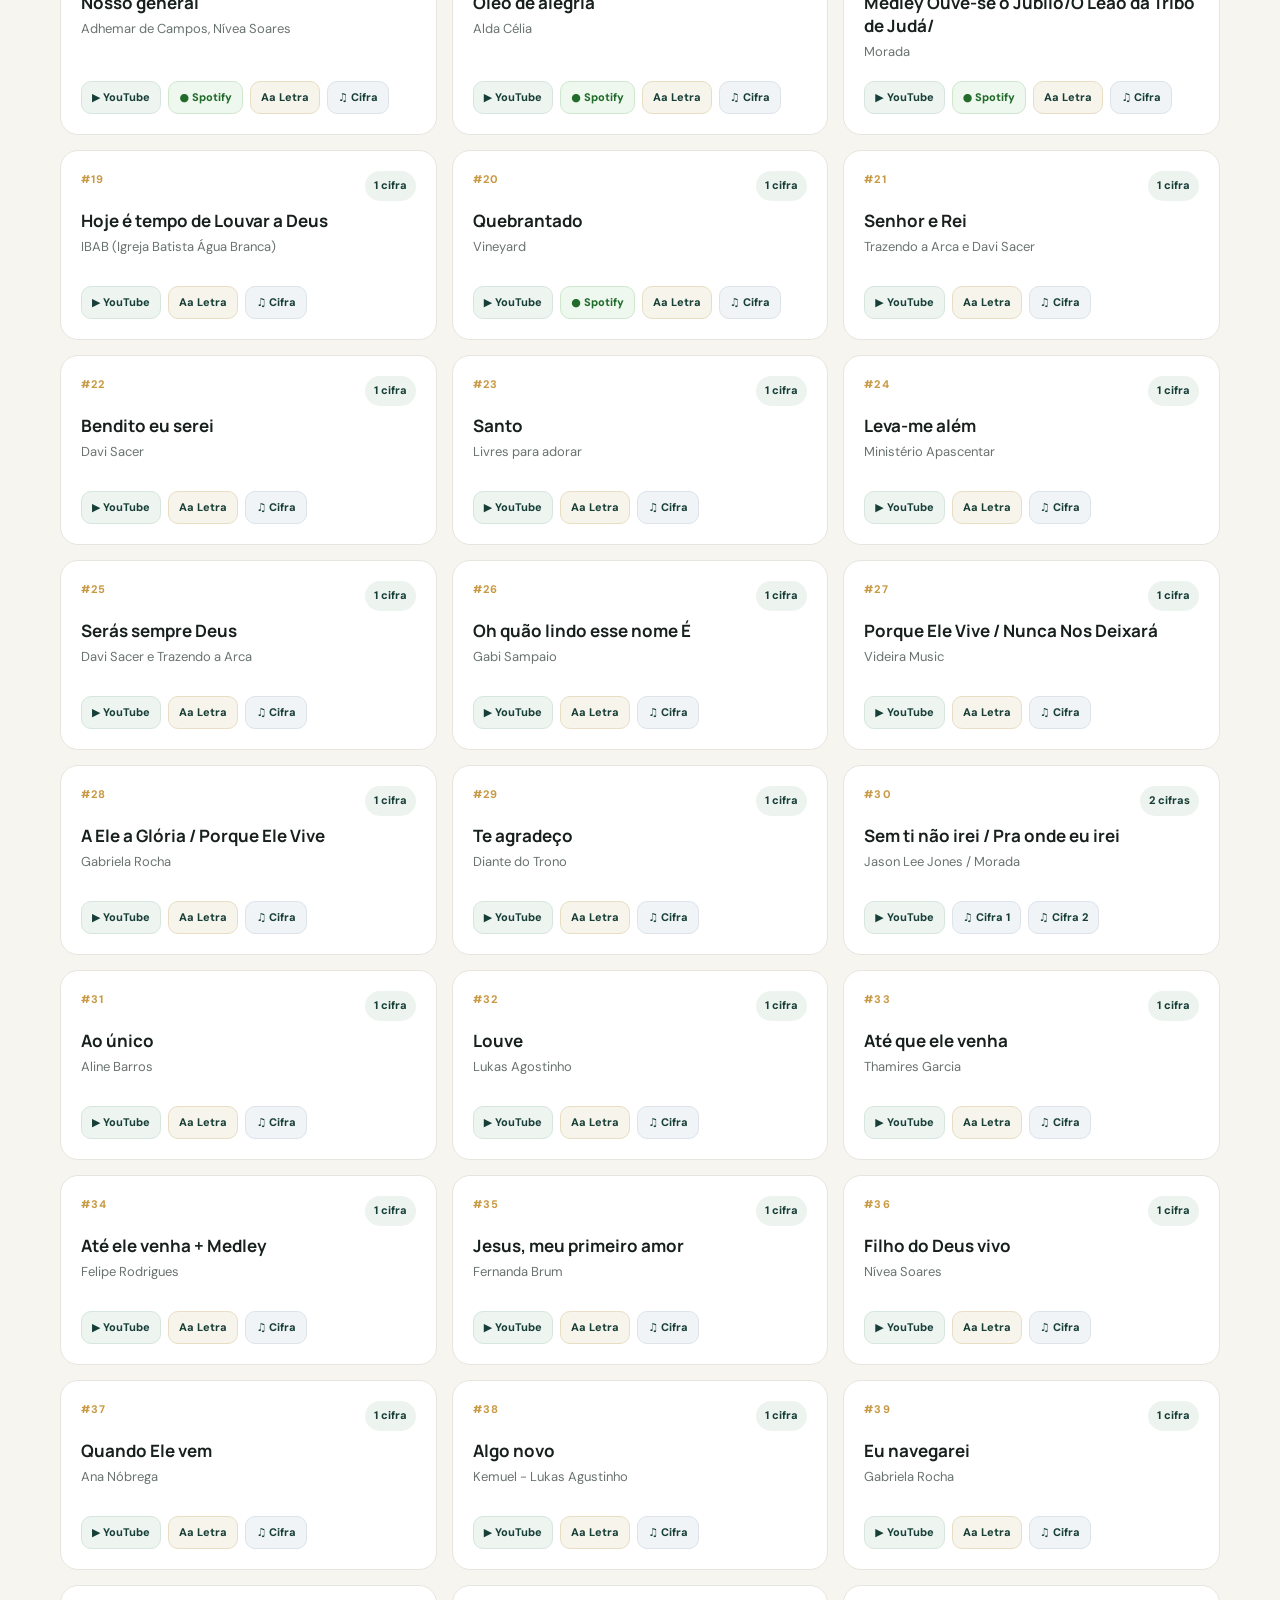
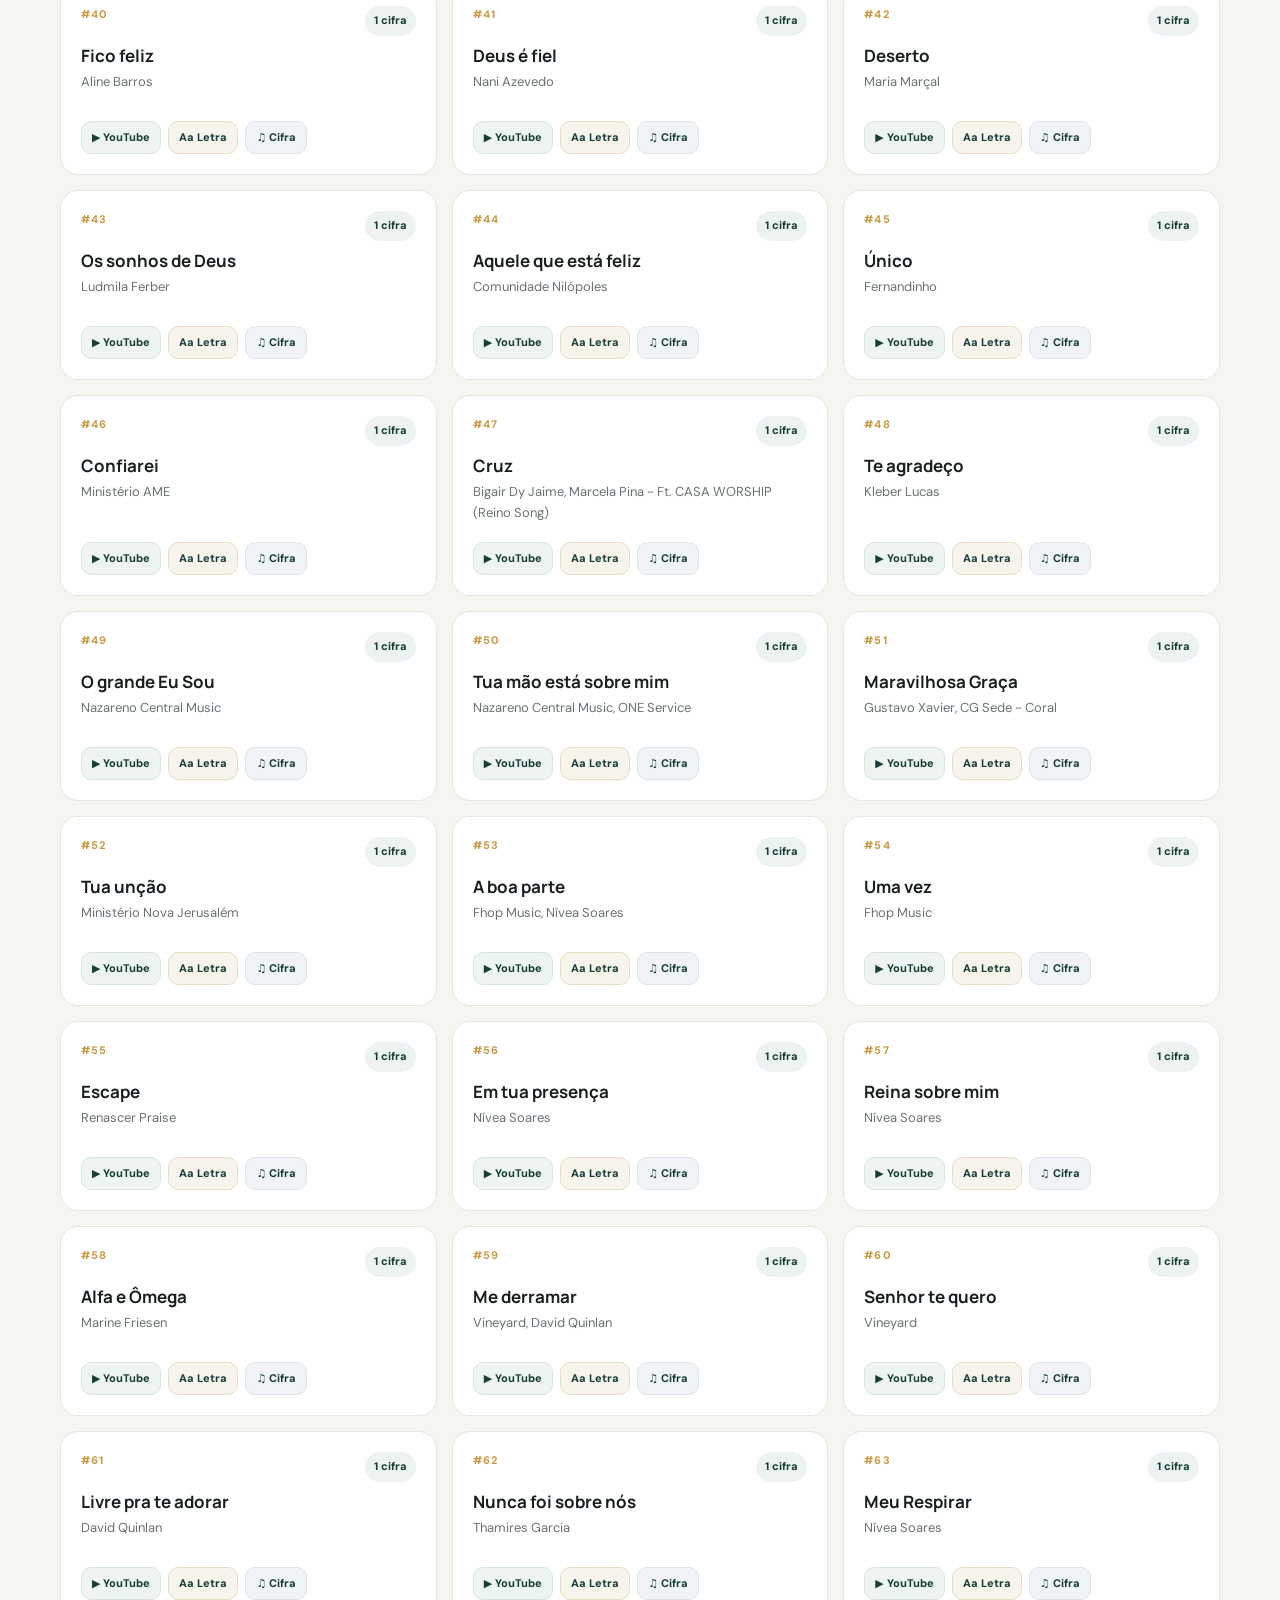
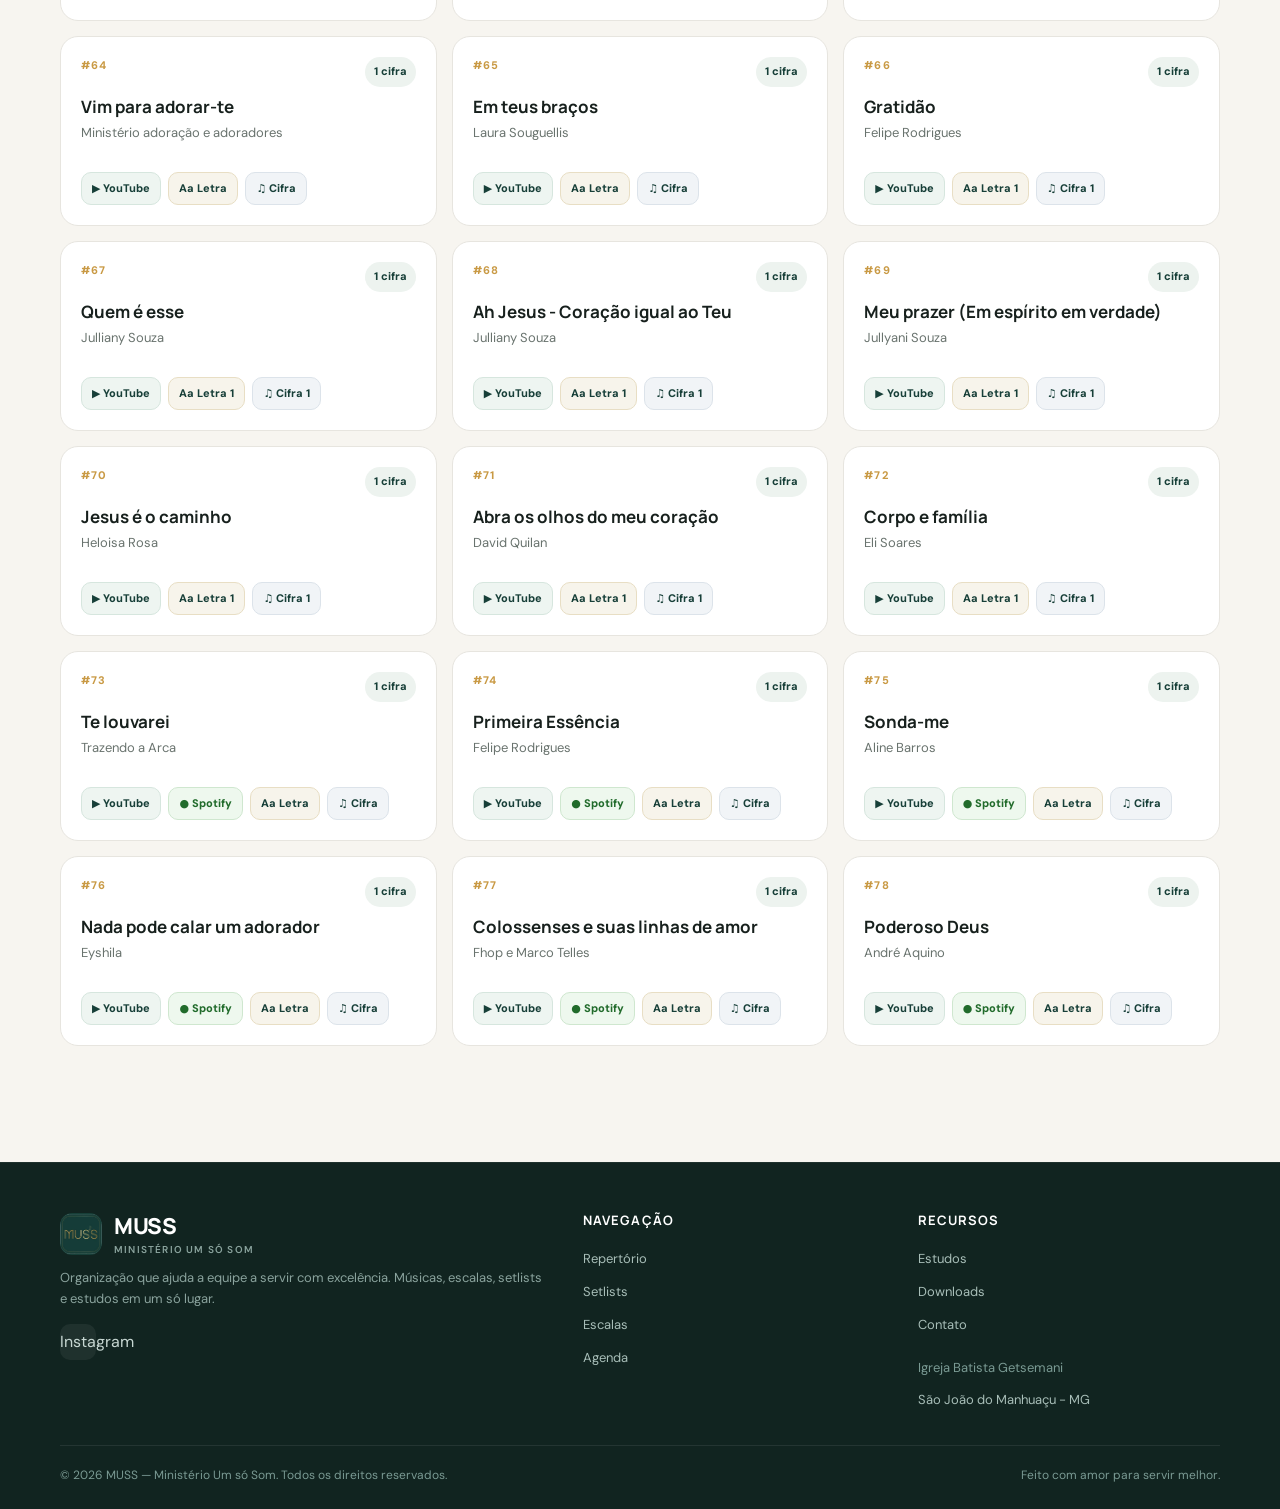
<file: repertorio.html>
<!doctype html>
<html lang="pt-BR">

<head>
    <meta charset="utf-8">
    <meta name="viewport" content="width=device-width,initial-scale=1">
    <title>Repertório | MUSS</title>
    <meta name="description" content="Banco completo de músicas do grupo, com letra, cifra e link para ouvir.">
    <meta property="og:title" content="Repertório | MUSS">
    <meta property="og:description" content="Banco completo de músicas do grupo, com letra, cifra e link para ouvir.">
    <meta property="og:type" content="website">
    <meta name="theme-color" content="#173f38">
    <link rel="stylesheet" href="assets/css/style.css">
<link rel="icon" href="assets/img/favicon.png"><link rel="apple-touch-icon" href="assets/img/apple-touch-icon.png"></head>

<body>
    <header class="site-header">
        <div class="container nav"><a class="brand" href="index.html"><span class="brand-mark"><img
                        src="assets/img/logo-muss-gold.webp" alt="MUSS"></span><span
                    class="brand-text"><strong>MUSS</strong><small>Ministério Um só Som</small></span></a>
            <nav class="nav-links"><a class="" href="index.html">Início</a><a class="active"
                    href="repertorio.html">Repertório</a><a class=""
                    href="escalas.html">Escalas</a><a class="" href="agenda.html">Agenda</a><a class=""
                    href="estudos.html">Estudos</a><a class="" href="downloads.html">Downloads</a><a class=""
                    href="contato.html">Contato</a></nav><button id="menu-toggle" class="nav-toggle"
                aria-label="Abrir menu">☰</button>
        </div>
    </header>
    <main>
        <section class="page-hero">
            <div class="container">
                <div class="eyebrow"><span class="dot"></span> Biblioteca</div>
                <div class="repertorio-hero">
                    <div>
                        <h1>Repertório</h1>
                        <p>Banco completo de músicas do grupo. Use a busca para encontrar por título ou artista e abra letra/cifra com um clique.</p>
                    </div>
                </div>
            </div>
        </section>
        <section class="section">
            <div class="container">
                <div class="toolbar"><input id="search" class="field search"
                        placeholder="Buscar por música ou artista…"><select id="ordenar" class="field">
                        <option value="numero">Ordenar: número</option>
                        <option value="titulo">Ordenar: título A-Z</option>
                        <option value="artista">Ordenar: artista</option>
                    </select>
                    <div class="view-toggle"><button data-view="cards" type="button">▦ Cards</button><button
                            data-view="list" type="button">☰ Lista</button></div><span id="count" class="count-badge">0
                        músicas</span>
                </div>
                <div id="songs" class="song-grid" style="margin-top:18px"></div>
            </div>
        </section>
    </main>

    <!-------------------------------------------------------------------------------------->

    <footer class="footer">
        <div class="container">
            <div class="footer-top">
                <div class="footer-brand"><a class="brand" href="index.html"><span class="brand-mark"><img
                                src="assets/img/logo-muss-gold.webp" alt="MUSS"></span><span class="brand-text"><strong
                                style="color:#fff">MUSS</strong><small style="color:#8aa39d">Ministério Um só
                                Som</small></span></a>
                    <p>Organização que ajuda a equipe a servir com excelência. Músicas, escalas, setlists e estudos em
                        um só lugar.</p>
                    <div class="footer-social" style="margin-top:14px"><a href="https://www.instagram.com/batista_getsemani_/" target="_blank" rel="noopener" title="Instagram">Instagram</a></div>
                </div>
                <div class="footer-col">
                    <h4>Navegação</h4><a href="repertorio.html">Repertório</a><a href="setlists.html">Setlists</a><a
                        href="escalas.html">Escalas</a><a href="agenda.html">Agenda</a>
                </div>
                <div class="footer-col">
                    <h4>Recursos</h4><a href="estudos.html">Estudos</a><a href="downloads.html">Downloads</a><a
                        href="contato.html">Contato</a><span style="margin-top:10px;color:#7a9a93">Igreja Batista Getsemani</span><span>São João do Manhuaçu - MG</span>
                </div>
            </div>
            <div class="footer-bottom"><span>© 2026 MUSS — Ministério Um só Som. Todos os direitos
                    reservados.</span><span>Feito com amor para servir melhor.</span></div>
        </div>
    </footer>

    

    <script src="assets/js/data.js?v=9.3.0"></script>
    <script src="assets/js/app.js?v=9.3.0"></script>
</body>

</html>
</file>
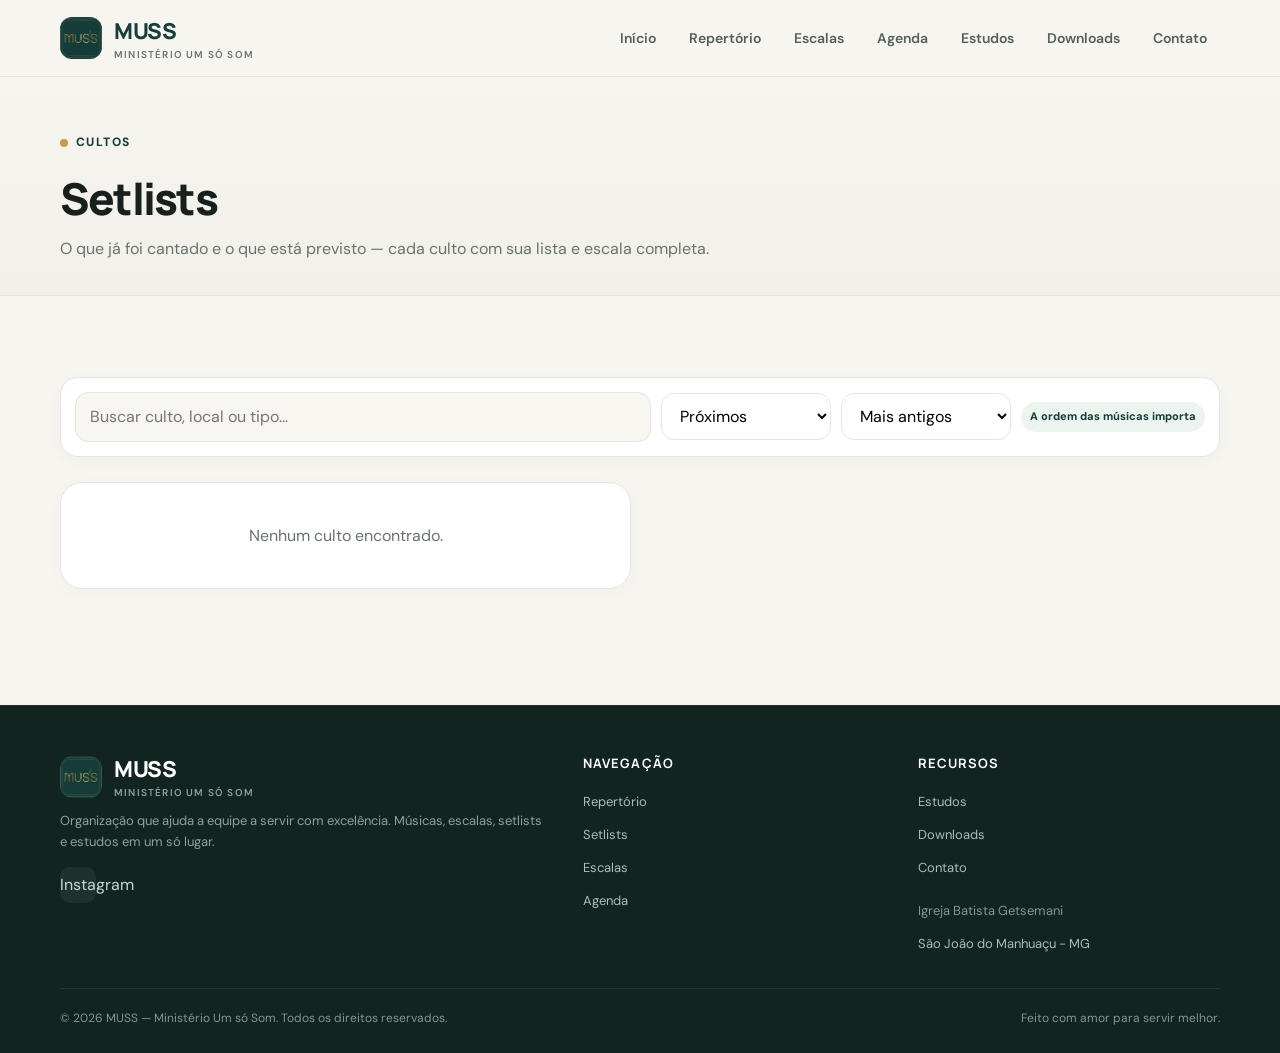
<file: setlists.html>
<!doctype html>
<html lang="pt-BR">

<head>
    <meta charset="utf-8">
    <meta name="viewport" content="width=device-width,initial-scale=1">
    <title>Setlists | MUSS</title>
    <meta name="description" content="Veja o que já foi cantado e o que está previsto para os próximos cultos.">
    <meta property="og:title" content="Setlists | MUSS">
    <meta property="og:description" content="Veja o que já foi cantado e o que está previsto para os próximos cultos.">
    <meta property="og:type" content="website">
    <meta name="theme-color" content="#173f38">
    <link rel="stylesheet" href="assets/css/style.css">
<link rel="icon" href="assets/img/favicon.png"><link rel="apple-touch-icon" href="assets/img/apple-touch-icon.png"></head>

<body>
    <header class="site-header">
        <div class="container nav"><a class="brand" href="index.html"><span class="brand-mark"><img
                        src="assets/img/logo-muss-gold.webp" alt="MUSS"></span><span
                    class="brand-text"><strong>MUSS</strong><small>Ministério Um só Som</small></span></a>
            <nav class="nav-links"><a class="" href="index.html">Início</a><a class=""
                    href="repertorio.html">Repertório</a><a class=""
                    href="escalas.html">Escalas</a><a class="" href="agenda.html">Agenda</a><a class=""
                    href="estudos.html">Estudos</a><a class="" href="downloads.html">Downloads</a><a class=""
                    href="contato.html">Contato</a></nav><button id="menu-toggle" class="nav-toggle"
                aria-label="Abrir menu">☰</button>
        </div>
    </header>
    <main>
        <section class="page-hero">
            <div class="container">
                <div class="eyebrow"><span class="dot"></span> Cultos</div>
                <h1>Setlists</h1>
                <p>O que já foi cantado e o que está previsto — cada culto com sua lista e escala completa.</p>
            </div>
        </section>
        <section class="section">
            <div class="container">
                <div class="toolbar"><input id="culto-search" class="field search"
                        placeholder="Buscar culto, local ou tipo…"><select id="culto-filter" class="field">
                        <option value="todos">Todos os cultos</option>
                        <option value="futuros" selected>Próximos</option>
                        <option value="passados">Passados</option>
                    </select><select id="culto-sort" class="field">
                        <option value="recentes">Mais recentes</option>
                        <option value="antigos" selected>Mais antigos</option>
                    </select><span class="tag">A ordem das músicas importa</span></div>
                <div id="cultos" class="worship-grid" style="margin-top:18px"></div>
            </div>
        </section>
    </main>


    <footer class="footer">
        <div class="container">
            <div class="footer-top">
                <div class="footer-brand"><a class="brand" href="index.html"><span class="brand-mark"><img
                                src="assets/img/logo-muss-gold.webp" alt="MUSS"></span><span class="brand-text"><strong
                                style="color:#fff">MUSS</strong><small style="color:#8aa39d">Ministério Um só
                                Som</small></span></a>
                    <p>Organização que ajuda a equipe a servir com excelência. Músicas, escalas, setlists e estudos em
                        um só lugar.</p>
                    <div class="footer-social" style="margin-top:14px"><a href="https://www.instagram.com/batista_getsemani_/" target="_blank" rel="noopener" title="Instagram">Instagram</a></div>
                </div>
                <div class="footer-col">
                    <h4>Navegação</h4><a href="repertorio.html">Repertório</a><a href="setlists.html">Setlists</a><a
                        href="escalas.html">Escalas</a><a href="agenda.html">Agenda</a>
                </div>
                <div class="footer-col">
                    <h4>Recursos</h4><a href="estudos.html">Estudos</a><a href="downloads.html">Downloads</a><a
                        href="contato.html">Contato</a><span style="margin-top:10px;color:#7a9a93">Igreja Batista Getsemani</span><span>São João do Manhuaçu - MG</span>
                </div>
            </div>
            <div class="footer-bottom"><span>© 2026 MUSS — Ministério Um só Som. Todos os direitos
                    reservados.</span><span>Feito com amor para servir melhor.</span></div>
        </div>
    </footer>

    
    <script src="assets/js/data.js?v=9.3.0"></script>
    <script src="assets/js/app.js?v=9.3.0"></script>
</body>

</html>
</file>
<file: assets/css/style.css>
@import url('https://fonts.googleapis.com/css2?family=DM+Sans:wght@400;500;700&family=Manrope:wght@600;700;800&display=swap');
:root{
  --bg:#f7f5f0;--surface:#fff;--ink:#17201d;--muted:#69736e;--line:#e7e5df;
  --brand:#173f38;--brand-2:#22574d;--gold:#c99a45;--gold-soft:#f5ead5;
  --shadow:0 18px 55px rgba(22,35,31,.08);--radius:22px;
  --accent:var(--brand);
}
*{box-sizing:border-box}html{scroll-behavior:smooth}body{margin:0;background:var(--bg);color:var(--ink);font-family:'DM Sans',system-ui,sans-serif;line-height:1.6}
a{color:inherit;text-decoration:none}button,input,select,textarea{font:inherit}
.container{width:min(1160px,calc(100% - 40px));margin:auto}
.site-header{position:sticky;top:0;z-index:50;background:rgba(247,245,240,.92);backdrop-filter:blur(18px);border-bottom:1px solid var(--line)}
.nav{height:76px;display:flex;align-items:center;justify-content:space-between;gap:28px}
.brand{display:flex;align-items:center;gap:12px;font-family:Manrope,sans-serif;font-weight:800;color:var(--brand)}
.brand-mark{width:42px;height:42px;border-radius:12px;background:var(--brand);color:#fff;display:grid;place-items:center;box-shadow:none;overflow:hidden;flex-shrink:0}
.brand small{display:block;color:var(--muted);font:500 11px 'DM Sans';letter-spacing:.08em;text-transform:uppercase}
.nav-links{display:flex;align-items:center;gap:7px}
.nav-links a{padding:10px 13px;border-radius:12px;color:#53605a;font-weight:600;font-size:14px}
.nav-links a:hover,.nav-links a.active{background:#e9eee9;color:var(--brand)}
.nav-toggle{display:none;border:0;background:transparent;font-size:25px}
.hero{padding:72px 0 48px;overflow:hidden}
.hero-grid{display:grid;grid-template-columns:1.15fr .85fr;gap:48px;align-items:center}
.eyebrow{display:inline-flex;gap:8px;align-items:center;color:var(--brand);font-size:12px;font-weight:800;text-transform:uppercase;letter-spacing:.12em;margin-bottom:15px}
.dot{width:8px;height:8px;background:var(--gold);border-radius:50%}
.hero h1{font:800 clamp(42px,6vw,74px)/1.02 Manrope,sans-serif;margin:0 0 22px;letter-spacing:-.045em}
.hero h1 em{font-style:normal;color:var(--gold)}
.hero p{font-size:18px;color:var(--muted);max-width:620px;margin:0 0 30px}
.actions{display:flex;gap:12px;flex-wrap:wrap}
.btn{display:inline-flex;align-items:center;justify-content:center;gap:9px;border:0;border-radius:14px;padding:13px 18px;font-weight:800;cursor:pointer}
.btn-primary{background:var(--brand);color:#fff;box-shadow:0 10px 25px rgba(23,63,56,.18)}
.btn-secondary{background:#fff;border:1px solid var(--line);color:var(--brand)}
.hero-card{background:var(--brand);color:#fff;border-radius:30px;padding:28px;min-height:390px;position:relative;overflow:hidden;box-shadow:var(--shadow)}
.hero-card:before,.hero-card:after{content:'';position:absolute;border:1px solid rgba(255,255,255,.1);border-radius:50%}
.hero-card:before{width:360px;height:360px;right:-150px;top:-90px}
.hero-card:after{width:240px;height:240px;left:-140px;bottom:-100px}
.hero-card-top{display:flex;justify-content:space-between;align-items:center;color:#dce8e4;font-size:12px;text-transform:uppercase;letter-spacing:.1em}
.next-date{margin-top:75px;position:relative}
.next-date .day{font:800 74px/1 Manrope,sans-serif;color:#fff}
.next-date .month{font-weight:700;color:#c7d7d2}
.next-date h3{font:700 25px Manrope,sans-serif;margin:18px 0 5px}
.next-date p{color:#b9ccc6;margin:0}
.gold-line{width:55px;height:3px;background:var(--gold);margin:16px 0}
.section{padding:56px 0}
.section-head{display:flex;align-items:end;justify-content:space-between;gap:20px;margin-bottom:25px}
.section-head h2{font:800 30px Manrope,sans-serif;letter-spacing:-.03em;margin:0}
.section-head p{color:var(--muted);margin:5px 0 0}
.link{color:var(--brand);font-weight:800;font-size:14px}
.quick-grid{display:grid;grid-template-columns:repeat(4,1fr);gap:15px}
.quick{background:var(--surface);border:1px solid var(--line);border-radius:18px;padding:21px;transition:.2s;box-shadow:0 4px 15px rgba(20,30,27,.025)}
.quick:hover{transform:translateY(-3px);box-shadow:var(--shadow)}
.icon{width:44px;height:44px;border-radius:14px;background:var(--gold-soft);color:var(--brand);display:grid;place-items:center;font-weight:900;margin-bottom:17px}
.quick h3{font:700 17px Manrope,sans-serif;margin:0 0 5px}
.quick p{font-size:13px;color:var(--muted);margin:0}
.two-col{display:grid;grid-template-columns:1fr 1fr;gap:20px}
.panel{background:#fff;border:1px solid var(--line);border-radius:22px;padding:25px;box-shadow:0 4px 18px rgba(20,30,27,.025)}
.service-row{display:flex;align-items:center;gap:14px;padding:14px 0;border-bottom:1px solid var(--line)}
.service-row:last-child{border-bottom:0}
.date-chip{min-width:54px;text-align:center;background:var(--gold-soft);color:var(--brand);border-radius:14px;padding:8px}
.date-chip b{display:block;font:800 20px Manrope,sans-serif;line-height:1}
.date-chip small{text-transform:uppercase;font-size:9px;font-weight:800}
.row-main{flex:1}
.row-main strong{display:block;font:700 15px Manrope,sans-serif}
.row-main span{color:var(--muted);font-size:13px}
.tag{display:inline-flex;align-items:center;padding:6px 9px;border-radius:999px;background:#edf3ef;color:var(--brand);font-size:11px;font-weight:800}
.tag-ensaio{background:#fdefd8;color:#8a5a12}
.ensaio-mark{position:absolute;top:-6px;right:-6px;background:#e0a419;color:#fff;width:18px;height:18px;border-radius:50%;font-size:10px;display:flex;align-items:center;justify-content:center}
.agenda-date{position:relative}
.agenda-card-item.is-ensaio{border-color:#e0a419}
.agenda-card-item.is-ensaio .agenda-card-date .day{color:#8a5a12}
.page-hero{padding:52px 0 34px;background:linear-gradient(180deg,#f7f5f0 0,#f2f0e9 100%);border-bottom:1px solid var(--line)}
.page-hero h1{font:800 44px Manrope,sans-serif;letter-spacing:-.04em;margin:0 0 8px}
.page-hero p{margin:0;color:var(--muted);max-width:700px}
.toolbar{display:flex;gap:10px;flex-wrap:wrap;margin:25px 0}
.field{background:#fff;border:1px solid var(--line);border-radius:13px;padding:11px 14px;outline:none}
.field:focus{border-color:var(--brand)}
.search{flex:1;min-width:230px}
.song-grid{display:grid;grid-template-columns:repeat(3,1fr);gap:15px}
.song{background:#fff;border:1px solid var(--line);border-radius:18px;padding:20px;display:flex;flex-direction:column;min-height:190px}
.song-top{display:flex;justify-content:space-between;gap:10px}
.number{font-size:11px;font-weight:800;color:var(--gold);letter-spacing:.1em}
.song h3{font:700 17px Manrope,sans-serif;margin:8px 0 3px}
.artist{color:var(--muted);font-size:13px}
.song-actions{margin-top:auto;display:flex;gap:7px;padding-top:18px;flex-wrap:wrap}
.mini{border:1px solid var(--line);background:#fafaf8;border-radius:10px;padding:7px 10px;font-size:11px;font-weight:800;color:var(--brand)}
.mini:hover{background:#edf3ef}
.worship-grid{display:grid;grid-template-columns:repeat(2,1fr);gap:18px}
.culto{background:#fff;border:1px solid var(--line);border-radius:22px;overflow:hidden}
.culto-head{padding:20px 22px;background:var(--brand);color:#fff;display:flex;justify-content:space-between;gap:15px;align-items:flex-start}
.culto-head h3{font:700 20px Manrope,sans-serif;margin:0 0 3px}
.culto-head p{margin:0;color:#c5d7d2;font-size:13px}
.culto-body{padding:21px}
.setlist{margin:0;padding:0;list-style:none}
.setlist li{display:flex;gap:12px;padding:11px 0;border-bottom:1px solid var(--line);align-items:center}
.setlist li:last-child{border:0}
.track-no{width:28px;height:28px;border-radius:9px;background:var(--gold-soft);display:grid;place-items:center;color:var(--brand);font-size:11px;font-weight:900}
.escala-grid{display:grid;grid-template-columns:repeat(2,1fr);gap:10px;margin-top:12px}
.role{background:#f8f8f5;border-radius:12px;padding:11px}
.role small{display:block;color:var(--muted);font-size:10px;text-transform:uppercase;letter-spacing:.07em}
.role strong{font-size:13px}
.calendar-list{display:grid;gap:13px}
.agenda-item{background:#fff;border:1px solid var(--line);border-radius:20px;padding:20px;display:grid;grid-template-columns:90px 1fr auto;align-items:center;gap:20px}
.agenda-date{background:var(--gold-soft);border-radius:16px;text-align:center;padding:11px}
.agenda-date b{display:block;font:800 30px Manrope,sans-serif;line-height:1}
.agenda-date small{font-weight:800;font-size:10px;text-transform:uppercase}
.empty{text-align:center;padding:50px;color:var(--muted);display:none}
.footer{margin-top:60px;background:var(--brand);color:#c7d7d2;padding:38px 0}
.footer strong{color:#fff;font-family:Manrope,sans-serif}
.footer p{font-size:13px;margin:7px 0 0}
.footer-links{display:flex;gap:15px;align-items:center}
.footer-links a{font-size:13px}
.admin-note{background:#fff8e9;border:1px solid #ecd9ad;border-radius:18px;padding:17px;margin-top:20px;color:#69532b;font-size:13px}
.hero-note{margin-top:25px;color:var(--muted);font-size:12px}
.hidden{display:none!important}
/* ESTUDOS - trazido do seu original */
.estudos-grid{display:grid;grid-template-columns:repeat(3,1fr);gap:18px}
.estudo-card{background:#fff;border:1px solid var(--line);border-radius:22px;overflow:hidden;box-shadow:0 4px 15px rgba(20,30,27,.025);transition:.2s;display:flex;flex-direction:column}
.estudo-card:hover{transform:translateY(-4px);box-shadow:var(--shadow)}
.estudo-card img{width:100%;height:180px;object-fit:cover;background:#e9f2f8}
.estudo-body{padding:18px;display:flex;flex-direction:column;flex:1}
.estudo-body h3{font:700 17px Manrope,sans-serif;margin:0 0 8px}
.estudo-body p{font-size:13px;color:var(--muted);margin:0 0 14px;flex:1}
/* Downloads */
.download-grid{display:grid;grid-template-columns:repeat(3,1fr);gap:15px}
.download-card{background:#fff;border:1px solid var(--line);border-radius:18px;padding:22px;text-align:center}
.download-card .icon{margin:0 auto 12px}
/* Contato */
.contact-grid{display:grid;grid-template-columns:.9fr 1.1fr;gap:20px}
.contact-form .field{width:100%;margin-bottom:10px}
@media(max-width:900px){.hero-grid,.two-col,.contact-grid{grid-template-columns:1fr}.hero-card{min-height:310px}.quick-grid{grid-template-columns:repeat(2,1fr)}.song-grid{grid-template-columns:repeat(2,1fr)}.worship-grid{grid-template-columns:1fr}.nav-links{position:absolute;top:76px;left:20px;right:20px;background:#fff;border:1px solid var(--line);border-radius:18px;padding:10px;display:none;flex-direction:column;align-items:stretch;box-shadow:var(--shadow)}.nav-links.open{display:flex}.nav-links a{padding:12px}.nav-toggle{display:block}.estudos-grid,.download-grid{grid-template-columns:1fr 1fr}}
@media(max-width:600px){.container{width:min(100% - 28px,1160px)}.hero{padding-top:45px}.hero h1{font-size:43px}.quick-grid,.song-grid,.escala-grid,.estudos-grid,.download-grid{grid-template-columns:1fr}.section{padding:40px 0}.page-hero h1{font-size:35px}.agenda-item{grid-template-columns:70px 1fr}.agenda-item .tag{display:none}.hero-card{border-radius:23px}.next-date{margin-top:48px}}

/* Blog / Estudos com miniaturas YouTube */
.blog-grid{display:grid;grid-template-columns:repeat(3,1fr);gap:18px}
.blog-card{background:#fff;border:1px solid var(--line);border-radius:22px;overflow:hidden;box-shadow:0 4px 15px rgba(20,30,27,.025);transition:.2s;display:flex;flex-direction:column}
.blog-card:hover{transform:translateY(-4px);box-shadow:var(--shadow)}
.blog-thumb{position:relative;width:100%;aspect-ratio:16/9;overflow:hidden;background:#0f1f1b}
.blog-thumb img{width:100%;height:100%;object-fit:cover;display:block}
.blog-thumb .play-badge{position:absolute;left:50%;top:50%;transform:translate(-50%,-50%);width:56px;height:56px;border-radius:50%;background:rgba(255,255,255,.92);display:grid;place-items:center;font-weight:900;color:var(--brand);box-shadow:0 8px 20px rgba(0,0,0,.18)}
.blog-thumb .type-badge{position:absolute;left:10px;top:10px;background:rgba(23,63,56,.9);color:#fff;font-size:10px;font-weight:800;letter-spacing:.08em;text-transform:uppercase;padding:6px 9px;border-radius:999px}
.blog-body{padding:16px 18px 18px;display:flex;flex-direction:column;flex:1}
.blog-meta{display:flex;gap:8px;align-items:center;color:var(--muted);font-size:11px;font-weight:700;letter-spacing:.04em;margin-bottom:8px}
.blog-body h3{font:700 17px Manrope,sans-serif;margin:0 0 6px;line-height:1.25}
.blog-body p{font-size:13px;color:var(--muted);margin:0 0 14px;flex:1;display:-webkit-box;-webkit-line-clamp:3;-webkit-box-orient:vertical;overflow:hidden}
.blog-actions{display:flex;gap:8px}
.youtube-thumb-fallback{background:linear-gradient(135deg,#173f38 0%,#2a6b5f 100%);color:#fff;display:grid;place-items:center;font-size:13px}
.brand-mark img{width:100%;height:100%;object-fit:contain;border-radius:13px}

/* FIX logo sem bordas - solicitado */
.brand.horizontal .brand-mark{background:transparent;box-shadow:none;border-radius:0;width:auto;height:36px}
.brand.horizontal .brand-mark img{width:36px;height:36px;border-radius:8px}
.brand-text{display:flex;flex-direction:column;line-height:1.1}
.brand-text strong{font:800 22px Manrope,sans-serif;letter-spacing:-.02em;color:var(--brand)}
.brand-text small{font:600 10px 'DM Sans';letter-spacing:.12em;text-transform:uppercase;color:var(--muted);margin-top:2px}

/* Footer melhorado - MUSS v5 */
.footer{margin-top:60px;background:#112420;color:#a8beb8;padding:48px 0 24px;border-top:1px solid rgba(255,255,255,.06)}
.footer-top{display:grid;grid-template-columns:1.3fr .8fr .8fr;gap:32px;padding-bottom:28px;border-bottom:1px solid rgba(255,255,255,.08)}
.footer-brand .brand{margin-bottom:12px}
.footer-brand p{color:#8aa39d;font-size:13px;line-height:1.6;margin:8px 0 0}
.footer-col h4{font:700 13px Manrope,sans-serif;color:#fff;letter-spacing:.08em;text-transform:uppercase;margin:0 0 14px}
.footer-col a,.footer-col span{display:block;color:#a8beb8;font-size:13px;padding:6px 0;transition:.2s}
.footer-col a:hover{color:#fff}
.footer-bottom{margin-top:20px;display:flex;justify-content:space-between;gap:16px;align-items:center;color:#7a9a93;font-size:12px}
.footer-social{display:flex;gap:10px}
.footer-social a{width:36px;height:36px;border-radius:10px;background:rgba(255,255,255,.06);display:grid;place-items:center;color:#c7d7d2}
.footer-social a:hover{background:var(--gold);color:#112420}
@media(max-width:700px){
  .footer-top{grid-template-columns:1fr;gap:24px}
  .footer-bottom{flex-direction:column;align-items:flex-start;gap:8px}
}
/* Repertorio melhorado */
.repertorio-hero{display:flex;justify-content:space-between;align-items:end;gap:20px;flex-wrap:wrap}
.toolbar{background:#fff;border:1px solid var(--line);border-radius:18px;padding:14px;display:flex;gap:10px;flex-wrap:wrap;align-items:center;box-shadow:0 4px 15px rgba(20,30,27,.03)}
.toolbar .search{flex:1;min-width:240px;background:#f8f6f1;border-color:#e8e4d9}
.toolbar select{min-width:170px}
.count-badge{background:var(--brand);color:#fff;padding:8px 12px;border-radius:999px;font-size:12px;font-weight:800}
.song{position:relative}
.song .artist{margin-top:2px}
.song-actions .mini{background:#fff}

/* Toggle Cards / Lista no Repertório */
.view-toggle{display:inline-flex;background:#f0efe9;border:1px solid var(--line);border-radius:12px;padding:3px;gap:2px}
.view-toggle button{border:0;background:transparent;padding:8px 14px;border-radius:9px;font-size:13px;font-weight:800;color:var(--muted);cursor:pointer;display:inline-flex;align-items:center;gap:6px}
.view-toggle button.active{background:#fff;color:var(--brand);box-shadow:0 2px 8px rgba(20,30,27,.08)}

/* Repertório em modo lista */
.song-list{display:flex;flex-direction:column;gap:8px}
.song-row{display:flex;align-items:center;gap:16px;background:#fff;border:1px solid var(--line);border-radius:14px;padding:12px 16px}
.song-row-num{font-size:11px;font-weight:800;color:var(--gold);letter-spacing:.1em;min-width:32px}
.song-row-main{flex:1;display:flex;flex-direction:column;min-width:0}
.song-row-main strong{font:700 15px Manrope,sans-serif;white-space:nowrap;overflow:hidden;text-overflow:ellipsis}
.song-row-main .artist{font-size:12px}
.song-row-actions{display:flex;gap:6px;flex-wrap:wrap;justify-content:flex-end}
@media(max-width:700px){
  .song-row{flex-wrap:wrap}
  .song-row-actions{justify-content:flex-start;width:100%}
}

/* Contato */
.contact-cards{display:grid;grid-template-columns:repeat(3,1fr);gap:14px;margin-bottom:24px}
.contact-card{background:#fff;border:1px solid var(--line);border-radius:18px;padding:20px;text-align:center}
.contact-card .icon{margin:0 auto 10px}
.contact-card h4{font:700 14px Manrope,sans-serif;margin:0 0 4px}
.contact-card p{font-size:13px;color:var(--muted);margin:0}
.contact-form textarea.field{width:100%;min-height:110px;resize:vertical;font-family:inherit}
@media(max-width:700px){.contact-cards{grid-template-columns:1fr}}

/* Contagem regressiva no card do próximo culto */
.countdown-pill{display:inline-block;margin-top:10px;background:rgba(255,255,255,.14);border:1px solid rgba(255,255,255,.25);color:#fff;font-size:12px;font-weight:800;padding:5px 12px;border-radius:999px;letter-spacing:.02em}

/* Ações dos cards de culto (compartilhar / imprimir) */
.card-actions{display:flex;gap:8px;margin-top:16px;padding-top:14px;border-top:1px dashed var(--line)}
.card-actions .mini{cursor:pointer;border:1px solid var(--line);background:#fff;font:inherit}

/* Impressão: só o card do culto selecionado, sem menu/rodapé/UI */
@media print{
  header, footer, .toolbar, .page-hero, .card-actions{display:none!important}
  body{background:#fff}
  .culto{break-inside:avoid;box-shadow:none;border:1px solid #999;margin-bottom:14px}
  .worship-grid{display:block}
}

/* ---------- Painel (editor) ---------- */
.painel-tabs{display:flex;gap:6px;flex-wrap:wrap;margin-bottom:20px}
.painel-tabs button{border:1px solid var(--line);background:#fff;padding:9px 16px;border-radius:10px;font:700 13px Manrope,sans-serif;color:var(--muted);cursor:pointer}
.painel-tabs button.active{background:var(--brand);color:#fff;border-color:var(--brand)}
.painel-section{display:none}
.painel-section.active{display:block}
.crud-list{display:flex;flex-direction:column;gap:10px;margin-top:16px}
.crud-item{background:#fff;border:1px solid var(--line);border-radius:14px;padding:14px 16px;display:flex;justify-content:space-between;align-items:center;gap:12px;flex-wrap:wrap}
.crud-item .crud-info strong{display:block;font:700 14px Manrope,sans-serif}
.crud-item .crud-info span{font-size:12px;color:var(--muted)}
.crud-item .crud-actions{display:flex;gap:8px}
.crud-actions button{border:1px solid var(--line);background:#f7f6f1;border-radius:8px;padding:6px 10px;font-size:12px;font-weight:700;cursor:pointer}
.crud-actions button.danger{color:#a4302a;border-color:#f0cfc9}
.crud-form{background:#fff;border:1px solid var(--line);border-radius:16px;padding:20px;margin-bottom:10px}
.crud-form h4{margin:0 0 14px;font:700 16px Manrope,sans-serif}
.crud-grid{display:grid;grid-template-columns:1fr 1fr;gap:12px}
.crud-grid.cols-3{grid-template-columns:1fr 1fr 1fr}
.crud-grid label{display:flex;flex-direction:column;gap:5px;font-size:12px;font-weight:700;color:var(--muted)}
.crud-grid label.full{grid-column:1/-1}
.crud-form .field{width:100%}
.crud-form-actions{display:flex;gap:10px;margin-top:16px}
.checklist{display:grid;grid-template-columns:repeat(auto-fill,minmax(220px,1fr));gap:6px;max-height:220px;overflow:auto;border:1px solid var(--line);border-radius:10px;padding:10px;background:#faf9f5}
.checklist label{display:flex;align-items:center;gap:8px;font-size:13px;font-weight:500;color:var(--ink)}
.export-box{background:var(--ink,#1c1c1c);color:#d8f0e4;font-family:ui-monospace,Menlo,monospace;font-size:12px;padding:16px;border-radius:14px;max-height:280px;overflow:auto;white-space:pre-wrap}
.save-flag{display:inline-flex;align-items:center;gap:6px;font-size:12px;font-weight:700;color:#3d7a4d;background:#e7f4ea;border-radius:999px;padding:5px 12px}

/* Agenda em cards */
.agenda-card-grid{display:grid;grid-template-columns:repeat(auto-fill,minmax(240px,1fr));gap:14px}
.agenda-card-item{background:#fff;border:1px solid var(--line);border-radius:18px;padding:20px;display:block;position:relative}
.agenda-card-date{display:flex;align-items:baseline;gap:6px;margin-bottom:10px}
.agenda-card-date .day{font:800 28px Manrope,sans-serif;color:var(--brand)}
.agenda-card-date .mon{font-weight:800;font-size:12px;color:var(--gold);text-transform:uppercase}
.agenda-card-item h3{font:700 17px Manrope,sans-serif;margin:0 0 4px}
.agenda-card-item p{font-size:13px;color:var(--muted);margin:0 0 10px;text-transform:capitalize}
.agenda-card-meta{display:flex;flex-direction:column;gap:4px;font-size:12px;color:var(--muted);margin-bottom:10px}
.agenda-card-item .tag{position:absolute;top:18px;right:18px}

/* Setlist com faixas linkadas ao repertório */
.setlist li{display:flex;align-items:center;gap:12px;flex-wrap:wrap;padding:9px 0;border-bottom:1px dashed var(--line)}
.setlist li:last-child{border-bottom:0}
.track-info{display:flex;flex-direction:column;flex:1;min-width:140px}
.track-info .track-artist{font-size:12px;color:var(--muted)}
.track-actions{display:flex;gap:6px;flex-wrap:wrap}
.track-actions .mini{padding:4px 9px;font-size:11px}

/* Versículo do dia + Recado da liderança */
.verse-panel{background:linear-gradient(160deg,var(--brand),var(--brand-2));color:#fff}
.verse-panel h2{color:#fff}
.verse-text{font:600 17px/1.5 Georgia,serif;font-style:italic;margin:6px 0 10px}
.verse-ref{font-size:12px;font-weight:800;color:var(--gold);text-transform:uppercase;letter-spacing:.04em}
.recado-panel{border:1px dashed var(--gold)}
.recado-text{font-size:14px;line-height:1.6;margin:6px 0 10px;color:var(--ink)}
.recado-autor{font-size:12px;font-weight:700;color:var(--muted)}

/* Cortina de senha do Painel */
.lock-screen{max-width:420px;margin:60px auto;text-align:center}
.lock-screen .lock-icon{font-size:34px;margin-bottom:10px}
.lock-screen input{text-align:center;letter-spacing:.1em}
.lock-hint{font-size:12px;color:var(--muted);margin-top:14px}


/* MUSS V9 — data e filtros */
.date-label{display:flex;flex-direction:column;gap:2px;margin-bottom:8px}.date-label strong{font:800 12px Manrope,sans-serif;letter-spacing:.12em;color:var(--gold)}.date-label span{font:800 16px Manrope,sans-serif;color:#fff;letter-spacing:.03em}.date-stack{display:flex;flex-direction:column;gap:0}.date-stack .weekday{font:800 11px Manrope,sans-serif;letter-spacing:.12em;color:var(--gold)}.date-stack .day{font:800 48px/1 Manrope,sans-serif}.date-stack .month{font:800 13px Manrope,sans-serif;letter-spacing:.1em;color:var(--gold)}.agenda-card-date{display:flex;flex-direction:column;align-items:flex-start;gap:0}.agenda-card-date .weekday{font:800 10px Manrope,sans-serif;letter-spacing:.12em;color:var(--gold)}.agenda-card-date .day{font:800 36px/1 Manrope,sans-serif;color:var(--brand)}.agenda-card-date .mon{font-weight:800;font-size:11px;color:var(--gold);text-transform:uppercase}.toolbar .search{flex:1;min-width:240px}.panel-note{background:#f7f6f1;border:1px dashed var(--line);border-radius:12px;padding:12px 14px;color:var(--muted);font-size:13px}

/* MUSS V9 — editor */
.editor-shell{min-height:100vh;background:#f5f3ed}.editor-top{position:sticky;top:0;z-index:10;background:rgba(255,255,255,.96);backdrop-filter:blur(10px);border-bottom:1px solid var(--line)}.editor-top-inner{display:flex;align-items:center;justify-content:space-between;gap:16px;padding:14px 0}.editor-layout{display:grid;grid-template-columns:230px minmax(0,1fr);gap:22px;padding:24px 0 50px}.editor-sidebar{position:sticky;top:88px;align-self:start;background:#fff;border:1px solid var(--line);border-radius:18px;padding:10px}.editor-nav button{width:100%;border:0;background:transparent;text-align:left;padding:11px 12px;border-radius:10px;color:var(--muted);font:700 13px Manrope,sans-serif;cursor:pointer}.editor-nav button.active{background:var(--brand);color:#fff}.editor-main{min-width:0}.editor-section{display:none}.editor-section.active{display:block}.editor-header{display:flex;align-items:end;justify-content:space-between;gap:15px;flex-wrap:wrap;margin-bottom:16px}.editor-header h1{margin:0;font:800 28px Manrope,sans-serif;color:var(--brand)}.editor-header p{margin:5px 0 0;color:var(--muted);font-size:13px}.editor-stats{display:grid;grid-template-columns:repeat(4,1fr);gap:12px;margin-bottom:18px}.editor-stat{background:#fff;border:1px solid var(--line);border-radius:16px;padding:16px}.editor-stat strong{display:block;font:800 24px Manrope,sans-serif;color:var(--brand)}.editor-stat span{font-size:12px;color:var(--muted)}.editor-toolbar{display:flex;gap:9px;flex-wrap:wrap;align-items:center;margin-bottom:14px}.editor-toolbar .field.search{flex:1;min-width:220px}.editor-list{display:flex;flex-direction:column;gap:9px}.editor-item{background:#fff;border:1px solid var(--line);border-radius:14px;padding:13px 15px;display:flex;justify-content:space-between;align-items:center;gap:12px}.editor-info strong{display:block;font:700 14px Manrope,sans-serif;color:var(--ink)}.editor-info span{display:block;font-size:12px;color:var(--muted);margin-top:3px}.editor-actions{display:flex;gap:6px;flex-wrap:wrap}.editor-actions button{border:1px solid var(--line);background:#f8f7f2;border-radius:8px;padding:7px 10px;font-size:12px;font-weight:800;cursor:pointer}.editor-actions .danger{color:#a4302a;border-color:#f0cfc9}.editor-card{background:#fff;border:1px solid var(--line);border-radius:18px;padding:18px;margin-bottom:14px}.editor-card h3{font:800 16px Manrope,sans-serif;margin:0 0 12px;color:var(--brand)}.editor-form-grid{display:grid;grid-template-columns:1fr 1fr;gap:12px}.editor-form-grid .full{grid-column:1/-1}.editor-form-grid label{display:flex;flex-direction:column;gap:5px;font-size:12px;font-weight:800;color:var(--muted)}.editor-actions-row{display:flex;gap:8px;flex-wrap:wrap;margin-top:14px}.editor-setlist-grid{display:grid;grid-template-columns:1fr 1fr;gap:14px}.editor-setlist-box{border:1px solid var(--line);border-radius:14px;background:#faf9f5;padding:12px}.editor-setlist-box h4{font:800 13px Manrope,sans-serif;margin:0 0 9px;color:var(--brand)}.editor-song-search{margin-bottom:9px}.editor-song-list{max-height:260px;overflow:auto;display:flex;flex-direction:column;gap:5px}.editor-song-option{display:flex;align-items:center;gap:8px;padding:8px;border-radius:9px;background:#fff;border:1px solid transparent;font-size:12px}.editor-song-option:hover{border-color:var(--line)}.editor-selected-list{display:flex;flex-direction:column;gap:6px;min-height:80px}.selected-song{display:flex;align-items:center;gap:8px;background:#fff;border:1px solid var(--line);border-radius:9px;padding:7px 8px}.selected-song .pos{font:800 11px Manrope,sans-serif;color:var(--gold);width:20px}.selected-song .title{flex:1;font-size:12px;font-weight:700}.selected-song button{border:1px solid var(--line);background:#f7f6f1;border-radius:7px;padding:4px 7px;cursor:pointer;font-size:11px}.editor-preview{background:#152a25;color:#dbe9e4;border-radius:14px;padding:14px;font:12px/1.5 ui-monospace,SFMono-Regular,Menlo,monospace;max-height:360px;overflow:auto;white-space:pre-wrap}.editor-help{background:#f7f6f1;border:1px dashed var(--gold);border-radius:14px;padding:14px;font-size:13px;line-height:1.6;color:var(--muted)}.editor-badge{display:inline-flex;align-items:center;gap:6px;background:#e7f4ea;color:#3d7a4d;border-radius:999px;padding:6px 10px;font-size:11px;font-weight:800}.editor-empty{padding:28px;text-align:center;color:var(--muted);background:#fff;border:1px dashed var(--line);border-radius:14px}.editor-footer{padding:0 0 30px;color:var(--muted);font-size:12px}@media(max-width:850px){.editor-layout{grid-template-columns:1fr}.editor-sidebar{position:static}.editor-nav{display:flex;gap:5px;overflow:auto}.editor-nav button{white-space:nowrap;width:auto}.editor-stats{grid-template-columns:repeat(2,1fr)}.editor-setlist-grid{grid-template-columns:1fr}}@media(max-width:600px){.editor-form-grid{grid-template-columns:1fr}.editor-form-grid .full{grid-column:auto}.editor-stats{grid-template-columns:1fr 1fr}.editor-item{align-items:flex-start;flex-direction:column}.editor-actions{width:100%}}

/* MUSS V9.1 — modal, toast e editor de conteúdo */
body.modal-open{overflow:hidden}.editor-modal{position:fixed;inset:0;z-index:1000;background:rgba(15,31,27,.58);display:none;align-items:center;justify-content:center;padding:20px}.editor-modal.open{display:flex}.editor-modal-card{width:min(920px,100%);max-height:min(92vh,900px);display:flex;flex-direction:column;background:#fff;border:1px solid var(--line);border-radius:22px;box-shadow:0 30px 90px rgba(0,0,0,.22);overflow:hidden}.editor-confirm-card{width:min(520px,100%)}.editor-modal-head{display:flex;align-items:flex-start;justify-content:space-between;gap:20px;padding:20px 22px;border-bottom:1px solid var(--line);background:#fbfaf6}.editor-modal-head h2{margin:3px 0 0;font:800 22px Manrope,sans-serif;color:var(--brand)}.modal-kicker{font-size:10px;font-weight:900;letter-spacing:.14em;text-transform:uppercase;color:var(--gold)}.modal-close{border:1px solid var(--line);background:#fff;width:36px;height:36px;border-radius:10px;font-size:24px;line-height:1;cursor:pointer;color:var(--muted)}.editor-modal-body{padding:22px;overflow:auto}.editor-modal-foot{display:flex;justify-content:flex-end;gap:9px;padding:15px 22px;border-top:1px solid var(--line);background:#fbfaf6}.modal-subtitle{font:800 14px Manrope,sans-serif;color:var(--brand);margin:20px 0 10px}.form-error{min-height:18px;color:#a4302a;font-size:12px;font-weight:800;margin:9px 0 0}.confirm-text{padding:22px;font-size:14px;line-height:1.6;color:var(--muted);margin:0}.danger-solid{background:#a4302a!important;border-color:#a4302a!important;color:#fff!important}.editor-toasts{position:fixed;right:20px;bottom:20px;z-index:1200;display:flex;flex-direction:column;gap:9px;max-width:min(380px,calc(100vw - 40px))}.editor-toast{display:flex;align-items:center;gap:10px;background:#fff;border:1px solid var(--line);border-left:4px solid #3d7a4d;border-radius:12px;padding:12px 14px;box-shadow:0 14px 35px rgba(0,0,0,.14);font-size:13px;font-weight:800;animation:toastIn .22s ease}.editor-toast.error{border-left-color:#a4302a}.editor-toast.warn{border-left-color:var(--gold)}.editor-toast>span{display:grid;place-items:center;width:23px;height:23px;border-radius:50%;background:#e7f4ea;color:#3d7a4d}.editor-toast.error>span{background:#fae8e5;color:#a4302a}.editor-toast.hide{opacity:0;transform:translateY(8px);transition:.25s}@keyframes toastIn{from{opacity:0;transform:translateY(8px)}to{opacity:1;transform:none}}.content-editor-head{display:flex;justify-content:space-between;align-items:end;gap:12px;flex-wrap:wrap;margin-top:18px}.draft-indicator{font-size:11px;color:#3d7a4d;font-weight:800}.content-toolbar{display:flex;gap:5px;flex-wrap:wrap}.content-toolbar button{border:1px solid var(--line);background:#f8f7f2;border-radius:8px;padding:6px 9px;cursor:pointer;font-size:12px;font-weight:800;color:var(--brand)}.rich-editor{min-height:330px;margin-top:9px;padding:16px;border:1px solid var(--line);border-radius:14px;background:#fff;font:15px/1.7 Manrope,sans-serif;color:var(--ink);outline:none}.rich-editor:focus{border-color:var(--gold);box-shadow:0 0 0 3px rgba(184,151,82,.12)}.rich-editor:empty:before{content:attr(data-placeholder);color:#a3aaa6}.rich-editor h2{font:800 22px/1.25 Manrope,sans-serif;color:var(--brand);margin:18px 0 8px}.rich-editor p{margin:0 0 12px}.rich-editor ul{padding-left:22px}.rich-editor a{color:var(--brand);text-decoration:underline}.editor-song-option small{color:var(--muted)}@media(max-width:650px){.editor-modal{padding:8px}.editor-modal-card{max-height:96vh;border-radius:17px}.editor-modal-head,.editor-modal-body,.editor-modal-foot{padding:15px}.editor-modal-foot{position:sticky;bottom:0}.content-editor-head{align-items:flex-start}.rich-editor{min-height:260px}.editor-toasts{right:10px;bottom:10px;max-width:calc(100vw - 20px)}}

/* MUSS V9.1 — página de conteúdo */
.content-detail{max-width:860px;margin:0 auto}.content-detail-media{margin:0 0 24px;border-radius:20px;overflow:hidden;border:1px solid var(--line);background:#f5f3ed}.content-detail-media img{display:block;width:100%;max-height:440px;object-fit:cover}.content-detail-body{background:#fff;border:1px solid var(--line);border-radius:20px;padding:clamp(20px,4vw,42px);font:16px/1.8 Manrope,sans-serif;color:var(--ink)}.content-detail-body h2{font:800 25px/1.3 Manrope,sans-serif;color:var(--brand);margin:28px 0 10px}.content-detail-body p{margin:0 0 18px}.content-detail-body ul,.content-detail-body ol{padding-left:25px}.content-detail-body a{color:var(--brand);font-weight:800;text-decoration:underline}.content-detail-actions{display:flex;gap:10px;flex-wrap:wrap;margin-top:18px}.content-detail-meta{margin-top:14px;font-size:12px;font-weight:800;color:var(--gold);text-transform:uppercase;letter-spacing:.06em}.back-link{display:inline-block;margin-top:18px;color:var(--brand);font-weight:800;font-size:13px}

/* Correção de responsividade: .blog-grid é declarado antes desta regra no
   arquivo (mesma especificidade), então precisa ser reforçado aqui embaixo
   pra realmente respeitar telas menores. */
@media(max-width:900px){
  .blog-grid{grid-template-columns:1fr 1fr}
}
@media(max-width:600px){
  .blog-grid{grid-template-columns:1fr}
  .content-detail-body{padding:20px}
}
.form-hint{background:#f7f6f1;border:1px dashed var(--line);border-radius:10px;padding:9px 12px;color:var(--muted);font-size:12px;margin-top:14px}

/* Exportação em PDF (via impressão do navegador) da escala do mês */
.print-only{display:none}
@media print{
  @page{size:landscape;margin:10mm}
  header,.page-hero,.toolbar,.worship-grid,#escalas,footer,.section .container>.aviso-exemplo{display:none!important}
  body,.section{padding:0!important;margin:0!important;background:#fff!important}
  .print-only{display:block!important}
  .print-header{display:flex;align-items:center;gap:12px;margin-bottom:14px;border-bottom:2px solid #173f38;padding-bottom:10px}
  .print-logo{width:38px;height:38px;border-radius:8px}
  .print-header h1{font:800 19px Manrope,sans-serif;margin:0;color:#173f38}
  .print-header p{margin:2px 0 0;font-size:11px;color:#666}
  .print-table{width:100%;border-collapse:collapse;font-size:10.5px;table-layout:fixed}
  .print-table th{background:#173f38!important;color:#fff!important;-webkit-print-color-adjust:exact;print-color-adjust:exact;padding:6px 6px;text-align:left;font-size:10px;text-transform:uppercase;letter-spacing:.03em}
  .print-table td{border:1px solid #ccc;padding:5px 6px;text-align:left;word-break:break-word;vertical-align:top}
  .print-table td.col-data{width:80px}
  .print-table td.col-data small{color:#666;font-weight:400}
  .print-table tr.zebra td{background:#f4f2ea!important;-webkit-print-color-adjust:exact;print-color-adjust:exact}
  .print-table tr.passado td{color:#999}
  .print-foot{margin-top:8px;font-size:10px;color:#888}
}

/* MUSS V9.0.4 — detalhes do dia e agenda integrada */
.agenda-day-hero .container{position:relative}.agenda-day-actions{display:flex;gap:9px;flex-wrap:wrap;margin-top:18px}.agenda-day-list{max-width:980px}.agenda-detail-event{background:#fff;border:1px solid var(--line);border-radius:20px;padding:22px;margin-bottom:16px;box-shadow:0 8px 25px rgba(0,0,0,.035)}.agenda-detail-culto{border-top:4px solid var(--gold)}.agenda-detail-event-head{display:flex;justify-content:space-between;gap:16px}.agenda-event-type{display:inline-block;font-size:10px;font-weight:900;letter-spacing:.12em;text-transform:uppercase;color:var(--gold);margin-bottom:5px}.agenda-detail-event h2{margin:0;font:800 22px/1.2 Manrope,sans-serif;color:var(--brand)}.agenda-detail-event-head p{margin:8px 0 0;color:var(--muted);font-size:13px}.agenda-detail-section{margin-top:22px;padding-top:18px;border-top:1px solid var(--line)}.agenda-detail-section h3{margin:0 0 12px;font:800 14px Manrope,sans-serif;color:var(--brand);text-transform:uppercase;letter-spacing:.04em}.agenda-roles{display:grid;grid-template-columns:1fr 1fr;gap:8px}.agenda-role{display:flex;justify-content:space-between;gap:12px;align-items:center;padding:10px 12px;border:1px solid var(--line);border-radius:10px;background:#faf9f5}.agenda-role span{font-size:12px;color:var(--muted)}.agenda-role strong{font-size:13px;color:var(--ink);text-align:right}.agenda-repertoire{list-style:none;padding:0;margin:0;display:flex;flex-direction:column;gap:7px}.agenda-repertoire li{display:grid;grid-template-columns:30px 1fr;gap:8px;align-items:center;padding:9px 10px;border:1px solid var(--line);border-radius:10px}.agenda-repertoire li span{font-weight:900;color:var(--gold);font-size:12px}.agenda-repertoire li strong{font-size:13px}.agenda-repertoire li small{grid-column:2;color:var(--muted);font-size:11px;margin-top:-5px}.agenda-empty-detail{padding:12px;border:1px dashed var(--line);border-radius:10px;color:var(--muted);font-size:13px}.agenda-detail-description{margin:0;color:var(--muted);font-size:14px;line-height:1.7;white-space:pre-line}.agenda-item.is-ensaio,.agenda-card-item.is-ensaio{border-left:3px solid var(--gold)}
@media(max-width:650px){.agenda-roles{grid-template-columns:1fr}.agenda-role{align-items:flex-start;flex-direction:column;gap:3px}.agenda-role strong{text-align:left}.agenda-detail-event{padding:17px}.agenda-detail-event h2{font-size:19px}}

/* MUSS V9.0.5 — navegação rápida */
.back-to-top{position:fixed;right:20px;bottom:20px;width:46px;height:46px;border:1px solid var(--line);border-radius:50%;background:var(--brand);color:#fff;font:900 22px/1 Manrope,sans-serif;display:grid;place-items:center;cursor:pointer;box-shadow:0 10px 28px rgba(0,0,0,.16);opacity:0;visibility:hidden;transform:translateY(10px);transition:opacity .2s ease,transform .2s ease,visibility .2s ease;z-index:80}.back-to-top.show{opacity:1;visibility:visible;transform:translateY(0)}.back-to-top:hover{transform:translateY(-2px)}
@media(max-width:600px){.back-to-top{right:14px;bottom:14px;width:42px;height:42px;font-size:20px}}

/* Fallback visual para capas ausentes ou inválidas */
.blog-thumb.media-fallback,.content-detail-media.media-fallback{display:grid;place-items:center;background:linear-gradient(135deg,var(--brand),#244f47);min-height:190px;position:relative}
.media-fallback-label{font:900 34px Manrope,sans-serif;letter-spacing:.12em;color:var(--gold);text-transform:uppercase}
.content-detail-media.media-fallback{min-height:260px}
.content-detail-media.media-fallback::after{content:'Conteúdo MUSS';font:800 13px Manrope,sans-serif;color:#dbe9e4;position:absolute;bottom:20px}
@media(max-width:600px){.blog-thumb.media-fallback{min-height:160px}.content-detail-media.media-fallback{min-height:200px}}

/* V9.0.8 — links múltiplos e repertório vinculado à escala */
.link-editor{margin-top:14px;padding:13px;border:1px solid var(--line);border-radius:14px;background:#faf9f5}.link-editor-head{display:flex;align-items:center;justify-content:space-between;gap:10px;margin-bottom:9px}.link-editor-head h4{margin:0;font:800 13px Manrope,sans-serif;color:var(--brand)}.editor-link-add{border:1px solid var(--line);background:#fff;border-radius:8px;padding:6px 9px;font-size:11px;font-weight:800;cursor:pointer}.link-editor-list{display:flex;flex-direction:column;gap:7px}.link-row{display:grid;grid-template-columns:minmax(110px,.55fr) minmax(180px,1.45fr) auto;gap:7px;align-items:center}.link-remove{border:1px solid #f0cfc9;background:#fff7f5;color:#a4302a;border-radius:8px;padding:7px 10px;font-weight:900;cursor:pointer}.editor-scale-repertoire{margin-top:18px;padding-top:4px}.editor-repertoire-list{margin:0;padding:0;list-style:none;display:flex;flex-direction:column;gap:8px}.editor-repertoire-list li{display:grid;grid-template-columns:24px minmax(0,1fr);gap:6px;background:#faf9f5;border:1px solid var(--line);border-radius:10px;padding:9px}.editor-repertoire-list li>span{font:800 11px Manrope;color:var(--gold)}.editor-repertoire-list li>strong{font-size:12px}.editor-repertoire-list li>small{grid-column:2;color:var(--muted);font-size:11px}.editor-repertoire-list .track-actions{grid-column:2}
.agenda-linked-cult h4{margin:18px 0 9px;font:800 13px Manrope,sans-serif;color:var(--brand)}.agenda-linked-title{margin:0;color:var(--muted);font-size:13px}.agenda-repertoire li .track-actions{margin-top:7px}.agenda-repertoire li{align-items:start}.agenda-detail-section .track-actions{display:flex;flex-wrap:wrap;gap:6px}
@media(max-width:600px){.link-row{grid-template-columns:1fr}.link-remove{width:max-content}.link-editor-head{align-items:flex-start}.editor-repertoire-list .track-actions{grid-column:1/-1}.editor-repertoire-list li>small{grid-column:1/-1}}

/* V9.0.9 — ações do repertório com leitura horizontal e quebra elegante */
.track-actions{display:flex;align-items:center;justify-content:flex-start;flex-wrap:wrap;gap:7px;margin-top:8px;min-width:0}
.track-actions .mini.track-link{display:inline-flex;align-items:center;justify-content:center;gap:4px;min-height:30px;padding:6px 10px;border-radius:9px;white-space:nowrap;text-decoration:none;line-height:1;font-size:11px;font-weight:800}
.track-link-listen{background:#eef5f1!important;border-color:#d6e6de!important}
.track-link-letter{background:#f7f4eb!important;border-color:#e8dec4!important}
.track-link-chord{background:#f1f4f7!important;border-color:#dce3ea!important}
.track-actions .mini.track-link:hover{transform:translateY(-1px);box-shadow:0 3px 10px rgba(0,0,0,.06)}
.agenda-repertoire li .track-actions{grid-column:2;grid-row:auto;width:100%;box-sizing:border-box}
.editor-repertoire-list .track-actions{grid-column:2;width:100%;box-sizing:border-box}
@media(max-width:600px){.agenda-repertoire li .track-actions,.editor-repertoire-list .track-actions{grid-column:1/-1}.track-actions .mini.track-link{flex:0 0 auto}}


/* MUSS V9.1 — ajustes visuais: Home / Escalas */
.hero-card-link-ready{cursor:pointer;transition:transform .2s ease,box-shadow .2s ease}
.hero-card-link-ready:hover{transform:translateY(-3px);box-shadow:0 22px 60px rgba(22,35,31,.16)}
.hero-card-link{display:block;position:relative;z-index:1;height:100%;color:inherit}
.hero-card-link-label{display:inline-flex;align-items:center;gap:7px;margin-top:18px;color:#fff;font-size:12px;font-weight:800;letter-spacing:.04em;opacity:.9}
.hero-card-link:hover .hero-card-link-label{color:#f1d9a7}

.escala-list{display:grid;gap:18px}
.escala-card{background:#fff;border:1px solid var(--line);border-radius:22px;overflow:hidden;box-shadow:0 4px 18px rgba(20,30,27,.025)}
.escala-card-head{display:grid;grid-template-columns:90px minmax(0,1fr) auto;align-items:center;gap:20px;padding:20px 22px;background:linear-gradient(135deg,var(--brand),var(--brand-2));color:#fff}
.escala-date{display:flex;flex-direction:column;align-items:center;justify-content:center;min-height:76px;padding:9px 8px;border:1px solid rgba(255,255,255,.14);border-radius:15px;background:rgba(255,255,255,.07)}
.escala-date span{font-size:9px;font-weight:800;letter-spacing:.11em;color:#dbe8e4;text-transform:uppercase;text-align:center}
.escala-date strong{font:800 31px/1 Manrope,sans-serif;color:#fff;margin:2px 0}
.escala-date small{font-size:10px;font-weight:800;letter-spacing:.1em;color:var(--gold);text-transform:uppercase}
.escala-event .tag{background:rgba(255,255,255,.12);color:#fff;margin-bottom:7px}
.escala-event h3{font:800 21px/1.2 Manrope,sans-serif;margin:0 0 4px;color:#fff}
.escala-event p{margin:0;color:#c7d8d3;font-size:13px}
.escala-event-link{color:#f4e2bd;font-size:12px;font-weight:800;white-space:nowrap;align-self:center}
.escala-event-link:hover{text-decoration:underline}
.escala-card-body{padding:20px 22px}
.escala-section-title{display:flex;justify-content:space-between;align-items:center;gap:12px;margin-bottom:12px;color:var(--brand)}
.escala-section-title span:first-child{font:800 13px Manrope,sans-serif;letter-spacing:.05em;text-transform:uppercase}
.escala-section-title span:last-child{font-size:11px;color:var(--muted);font-weight:700}
.escala-people-grid{display:grid;grid-template-columns:repeat(2,minmax(0,1fr));gap:9px}
.escala-role{display:flex;align-items:center;justify-content:space-between;gap:16px;padding:12px 13px;border:1px solid var(--line);border-radius:12px;background:#faf9f5;min-width:0}
.escala-role span{font-size:11px;color:var(--muted);font-weight:800;text-transform:uppercase;letter-spacing:.05em}
.escala-role strong{font:700 13px Manrope,sans-serif;color:var(--ink);text-align:right;overflow-wrap:anywhere}
.escala-empty{grid-column:1/-1;padding:18px;border:1px dashed var(--line);border-radius:12px;color:var(--muted);font-size:13px;text-align:center}
@media(max-width:720px){
  .escala-card-head{grid-template-columns:76px 1fr;gap:14px}
  .escala-event-link{grid-column:2}
  .escala-people-grid{grid-template-columns:1fr}
}
@media(max-width:520px){
  .escala-card-head{grid-template-columns:1fr}
  .escala-date{flex-direction:row;justify-content:flex-start;gap:8px;min-height:0;width:max-content;padding:7px 10px}
  .escala-date strong{font-size:25px}
  .escala-event-link{grid-column:auto}
  .escala-role{align-items:flex-start;flex-direction:column;gap:4px}
  .escala-role strong{text-align:left}
}

/* V9.2 — Escalas compactas (grid adaptável), foco de teclado e movimento reduzido */
.escala-list{grid-template-columns:repeat(auto-fill,minmax(340px,1fr));gap:14px;align-items:start}
.escala-card-head{grid-template-columns:auto minmax(0,1fr);gap:12px;padding:12px 14px}
.escala-date{min-height:0;padding:6px 10px}
.escala-date strong{font-size:24px}
.escala-event .tag,.escala-section-title{display:none}
.escala-event h3{font-size:17px}
.escala-event-link{grid-column:1/-1;font-size:11px}
.escala-card-body{padding:12px 14px}
.escala-people-grid{grid-template-columns:1fr;gap:6px}
.escala-role{padding:7px 10px}
@media(max-width:400px){.escala-list{grid-template-columns:1fr}}
a:focus-visible,button:focus-visible,select:focus-visible,input:focus-visible,textarea:focus-visible{outline:3px solid var(--gold);outline-offset:2px}
@media(prefers-reduced-motion:reduce){*{animation:none!important;transition:none!important;scroll-behavior:auto!important}}

/* V9.2 — atalhos da home alinhados à largura do container (3 cards) */
.quick-grid{grid-template-columns:repeat(3,1fr)}
.countdown-pill{margin-right:12px;vertical-align:middle}
@media(max-width:900px){.quick-grid{grid-template-columns:repeat(2,1fr)}.quick-grid .quick:last-child{grid-column:1/-1}}
@media(max-width:600px){.quick-grid{grid-template-columns:1fr}}

/* V9.2.1 — links Spotify nas músicas */
.track-link-spotify{background:#eef8ee!important;border-color:#cfe7cf!important;color:#216b2b!important}


/* V9.3 — preparação do culto e Modo Culto */
.culto-preparo{background:linear-gradient(180deg,#fbfcfa,#fff);border:1px solid var(--line);border-radius:16px;padding:16px 18px!important}
.preparo-head{display:flex;justify-content:space-between;align-items:center;gap:15px}
.preparo-head h3{margin:0!important;text-transform:none!important;letter-spacing:0!important;font-size:16px!important}
.preparo-head p{margin:4px 0 0;color:var(--muted);font-size:12px}
.preparo-status{font-size:10px;font-weight:900;letter-spacing:.08em;border-radius:999px;padding:7px 10px;white-space:nowrap}
.preparo-status.ok{background:#e8f5eb;color:#327044}.preparo-status.warn{background:#fff4dc;color:#80611f}
.preparo-grid{display:grid;grid-template-columns:repeat(5,1fr);gap:7px;margin-top:13px}
.preparo-item{display:flex;align-items:flex-start;gap:7px;padding:9px 10px;border:1px solid var(--line);border-radius:10px;background:#fff;font-size:11px;font-weight:800;color:var(--muted)}
.preparo-item>span{width:18px;height:18px;border-radius:50%;display:grid;place-items:center;flex:0 0 18px;font-size:10px;font-weight:900}
.preparo-item.ok>span{background:#e7f3ea;color:#39714a}.preparo-item.pending>span{background:#fff0d5;color:#8a6720}
.preparo-item.soft{opacity:.9}.preparo-item small{display:block;font-size:9px;margin-top:2px;font-weight:700;color:#a18a57}
.modo-culto{display:none}.modo-culto.open{display:block;position:fixed;inset:0;z-index:1000;background:#f5f7f4;overflow:auto;padding:20px}
.modo-culto-content{max-width:820px;margin:0 auto;padding:18px 0 50px}.culto-mode-bar{max-width:820px;margin:0 auto;display:flex;align-items:center;justify-content:space-between;gap:15px;padding-bottom:12px;border-bottom:1px solid var(--line);font-size:12px;font-weight:800;color:var(--muted)}
.culto-mode-title{padding:25px 0 18px}.culto-mode-title>span{font-size:11px;text-transform:uppercase;letter-spacing:.1em;color:var(--gold);font-weight:900}.culto-mode-title h2{margin:6px 0 5px;font:800 30px Manrope,sans-serif;color:var(--brand)}.culto-mode-title p{margin:0;color:var(--muted)}
.culto-mode-song{display:grid;grid-template-columns:58px 1fr;gap:16px;background:#fff;border:1px solid var(--line);border-radius:18px;padding:17px;margin:10px 0;box-shadow:0 5px 18px rgba(20,30,27,.035)}
.culto-mode-number{font:800 23px Manrope,sans-serif;color:var(--gold);padding-top:2px}.culto-mode-song h3{margin:0;font:800 17px Manrope,sans-serif;color:var(--brand)}.culto-mode-song p{margin:4px 0 8px;color:var(--muted);font-size:12px}.culto-mode-empty{padding:35px;text-align:center;color:var(--muted);background:#fff;border:1px dashed var(--line);border-radius:16px}
.modo-culto-active{overflow:hidden}.modo-culto .track-actions{margin-top:8px}
@media(max-width:900px){.preparo-grid{grid-template-columns:repeat(2,1fr)}}
@media(max-width:600px){.preparo-grid{grid-template-columns:1fr}.preparo-head{align-items:flex-start;flex-direction:column}.culto-mode-bar{align-items:flex-start;flex-direction:column}.culto-mode-title h2{font-size:25px}.culto-mode-song{grid-template-columns:42px 1fr;padding:14px}.modo-culto.open{padding:14px}}
</file>
